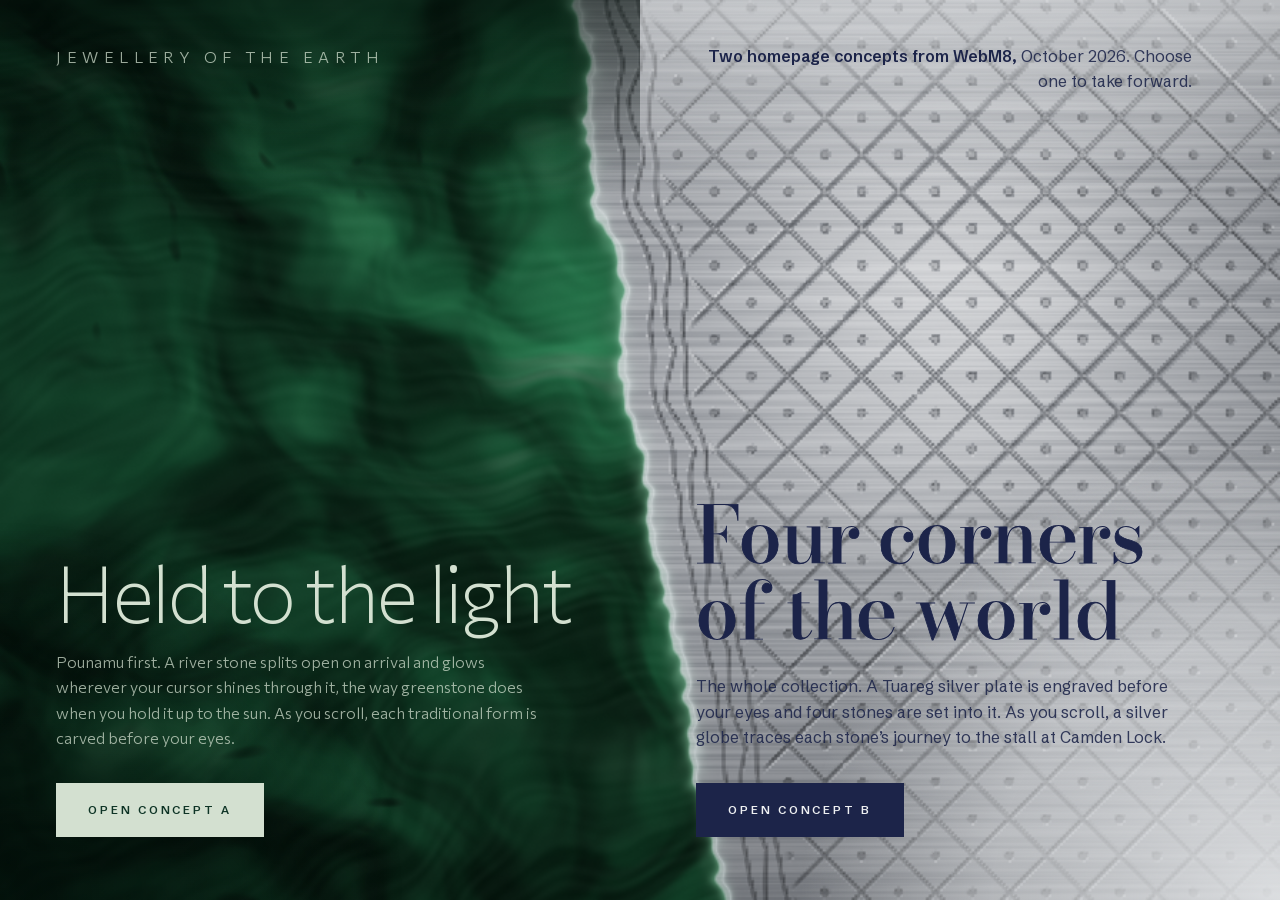
<file: index.html>
<!doctype html>
<html lang="en-GB">
<head>
  <meta charset="utf-8">
  <meta name="viewport" content="width=device-width, initial-scale=1">
  <title>Jewellery of the Earth | Homepage concepts</title>
  <meta name="robots" content="noindex">
  <meta name="theme-color" content="#0E3426">
  <link rel="icon" href="data:image/svg+xml,%3Csvg xmlns='http://www.w3.org/2000/svg' viewBox='0 0 32 32'%3E%3Cpath d='M0 0h19L13 32H0z' fill='%230E3426'/%3E%3Cpath d='M19 0h13v32H13z' fill='%23D6DADF'/%3E%3C/svg%3E">
  <link rel="preload" href="shared/fonts/commissioner-var-latin.woff2" as="font" type="font/woff2" crossorigin>
  <link rel="preload" href="shared/fonts/bodoni-moda-var-latin.woff2" as="font" type="font/woff2" crossorigin>
  <link rel="preload" href="shared/fonts/schibsted-grotesk-var-latin.woff2" as="font" type="font/woff2" crossorigin>
  <link rel="stylesheet" href="shared/fonts/fonts.css">
  <script>
    document.documentElement.classList.add("js");
    // Failsafe: show the words even if the canvas never opens.
    setTimeout(function () { document.documentElement.classList.add("is-open"); }, 4500);
  </script>
  <script src="chooser.js" defer></script>
  <style>
    :root {
      --kawakawa: #0E3426; --inanga: #D3E0D0; --inanga-dim: rgb(211 224 208 / .74); --glow: #8EF0B4; --gold: #C2A46E;
      --silver: #D6DADF; --silver-hi: #EEF0F2; --indigo: #1C2449; --indigo-soft: rgb(28 36 73 / .78);
      --gutter: clamp(20px, 4.4vw, 72px);
      --ease: cubic-bezier(.2, .7, .1, 1);
      --slow: cubic-bezier(.25, .1, .1, 1);
    }
    * { box-sizing: border-box; }
    html, body { margin: 0; height: 100%; }
    body {
      background: #030605; color: var(--inanga);
      font-family: "Schibsted Grotesk", system-ui, sans-serif; -webkit-font-smoothing: antialiased;
      overflow-x: hidden;
    }

    /* One canvas behind both panels: the two materials and the seam between them. */
    #seam { position: fixed; inset: 0; width: 100%; height: 100%; display: block; touch-action: pan-y; }

    .concepts { position: relative; display: flex; min-height: 100vh; min-height: 100svh; }
    .concept {
      position: relative; flex: 1 1 0; min-width: 0; display: flex; flex-direction: column;
      padding: clamp(24px, 3.4vw, 48px) var(--gutter) clamp(36px, 7vh, 80px);
      text-decoration: none; isolation: isolate;
      transition: flex-grow 1.1s var(--ease);
    }
    .concept:hover, .concept:focus-visible { flex-grow: 1.42; }
    .concept:focus-visible { outline: none; }
    .concept:focus-visible .open { outline: 1px solid currentColor; outline-offset: 6px; }

    /* Scrims keep the words legible over the materials. */
    .concept::before { content: ""; position: absolute; inset: 0; z-index: -1; pointer-events: none; transition: opacity 1.8s var(--slow) .6s; }
    .js:not(.is-open) .concept::before { opacity: 0; }
    .a::before { background: radial-gradient(ellipse 90% 60% at 0% 100%, rgb(2 14 9 / .78), transparent 70%), linear-gradient(rgb(2 14 9 / .5), transparent 22%); }
    .b::before { background: radial-gradient(ellipse 100% 68% at 100% 100%, rgb(238 240 242 / .86), rgb(238 240 242 / .5) 45%, transparent 75%), linear-gradient(rgb(238 240 242 / .55), transparent 22%); }

    .concept__top { display: flex; align-items: baseline; justify-content: space-between; gap: 16px; margin-bottom: auto; font-size: .8125rem; line-height: 1.5; }
    .wordmark { margin: 0; font-size: .75rem; font-weight: 500; letter-spacing: .34em; text-transform: uppercase; color: var(--inanga); }
    .brief { margin: 0 0 0 auto; max-width: 22rem; text-align: right; color: var(--indigo-soft); }
    .brief strong { font-weight: 600; color: var(--indigo); }

    .concept__text { display: grid; justify-items: start; gap: 18px; max-width: 34rem; padding-top: 18vh; }
    .b .concept__text { margin-left: auto; }
    .concept h2 { margin: 0; line-height: .98; text-wrap: balance; }
    .concept p { margin: 0; max-width: 31em; line-height: 1.6; font-size: 1rem; text-wrap: pretty; }
    .open {
      display: inline-flex; align-items: center; min-height: 54px; padding: 0 32px; margin-top: 14px;
      font-size: .72rem; font-weight: 600; letter-spacing: .24em; text-transform: uppercase;
      transition: background-color .6s var(--slow), color .6s var(--slow);
    }

    /* A: Commissioner, carved (FLAR) once the seam opens. */
    .a { color: var(--inanga); }
    .a h2 {
      font-family: "Commissioner", sans-serif; font-weight: 200; letter-spacing: -.035em;
      font-size: clamp(2.8rem, 1.2rem + 4.6vw, 6.4rem); font-variation-settings: "FLAR" 100, "VOLM" 0;
    }
    .a p { color: var(--inanga-dim); font-family: "Commissioner", sans-serif; font-weight: 330; }
    .a .open { background: var(--inanga); color: var(--kawakawa); }
    .a:hover .open, .a:focus-visible .open { background: var(--gold); }

    /* B: Bodoni Moda, engraved in outline then inked. */
    .b { color: var(--indigo); }
    .b h2 {
      font-family: "Bodoni Moda", serif; font-weight: 500; letter-spacing: -.015em;
      font-size: clamp(2.8rem, 1.2rem + 4.6vw, 6.4rem); font-variation-settings: "opsz" 72;
    }
    .b p { color: rgb(28 36 73 / .88); }
    .b .open { background: var(--indigo); color: var(--silver-hi); }
    .b:hover .open, .b:focus-visible .open { background: #2b3870; }

    /* The other concept steps back while one is chosen. */
    .concepts:hover .concept:not(:hover) .concept__text { opacity: .5; }
    .concept__text { transition: opacity .8s var(--slow); }

    /* Arrival: the words come in once the seam has opened. A's title is
       carved (FLAR), B's is engraved in outline and then inked. */
    .a h2 { transition: opacity 1.2s var(--slow) .2s, font-variation-settings 2.8s var(--slow) .5s, letter-spacing 2.8s var(--slow) .3s; }
    .js .b h2 {
      color: transparent; padding-bottom: .08em; -webkit-text-stroke: .8px transparent;
      background: linear-gradient(var(--indigo), var(--indigo)) 0 0 / 100% 100% no-repeat;
      -webkit-background-clip: text; background-clip: text;
      transition: opacity .6s var(--slow) .2s, background-size 2s cubic-bezier(.6, 0, .2, 1) .9s, -webkit-text-stroke-color 1.2s var(--slow) 2.7s;
    }
    .concept p { transition: opacity 1.4s var(--slow) 1.1s; }
    .open { transition: opacity 1.4s var(--slow) 1.4s, background-color .6s var(--slow), color .6s var(--slow); }
    .concept__top { transition: opacity 1.6s var(--slow) 1.6s; }
    .js:not(.is-open) .a h2 { opacity: 0; font-variation-settings: "FLAR" 0, "VOLM" 0; letter-spacing: .01em; }
    .js:not(.is-open) .b h2 { opacity: 0; background-size: 0% 100%; -webkit-text-stroke-color: var(--indigo); }
    .js:not(.is-open) .concept p, .js:not(.is-open) .open, .js:not(.is-open) .concept__top { opacity: 0; }

    /* Without WebGL each panel paints its own material. */
    .no-gl #seam { display: none; }
    .no-gl .a, html:not(.js) .a {
      background:
        radial-gradient(circle at 68% 34%, rgb(142 240 180 / .5), transparent 28%),
        radial-gradient(ellipse 60% 50% at 70% 36%, #2f7a52 0%, #164a34 45%, transparent 75%),
        var(--kawakawa);
    }
    .no-gl .b, html:not(.js) .b {
      background:
        repeating-linear-gradient(135deg, transparent 0 18px, rgb(28 36 73 / .07) 18px 19px),
        repeating-linear-gradient(45deg, transparent 0 18px, rgb(28 36 73 / .07) 18px 19px),
        linear-gradient(160deg, #eef0f2, #c3c8ce 60%, #e2e5e8);
    }

    @media (max-width: 760px) {
      .concepts { flex-direction: column; }
      .concept { min-height: 50svh; padding-top: 22px; padding-bottom: 32px; }
      .concept__text { padding-top: 28px; }
      .concept:hover, .concept:focus-visible { flex-grow: 1.18; }
      .a::before { background: linear-gradient(to top, rgb(2 14 9 / .8), transparent 70%), linear-gradient(rgb(2 14 9 / .55), transparent 30%); }
      .b::before { background: linear-gradient(to top, rgb(238 240 242 / .86), rgb(238 240 242 / .55) 75%, rgb(238 240 242 / .2)); }
      .b .concept__top { order: 2; margin: 28px 0 0; }
      .b .concept__text { margin-left: 0; margin-top: auto; }
      .brief { text-align: left; margin: 0; }
      .concept p { font-size: .9375rem; }
    }
    @media (prefers-reduced-motion: reduce) {
      *, *::before, *::after { animation-duration: 0s !important; animation-delay: 0s !important; transition-duration: 0s !important; transition-delay: 0s !important; }
    }
  </style>
</head>
<body>
  <canvas id="seam" aria-hidden="true"></canvas>
  <main class="concepts">
    <a class="concept a" href="design-a/">
      <div class="concept__top"><p class="wordmark">Jewellery of the Earth</p></div>
      <div class="concept__text">
        <h2>Held to the light</h2>
        <p>Pounamu first. A river stone splits open on arrival and glows wherever your cursor shines through it, the way greenstone does when you hold it up to the sun. As you scroll, each traditional form is carved before your eyes.</p>
        <span class="open">Open concept A</span>
      </div>
    </a>
    <a class="concept b" href="design-b/">
      <div class="concept__top"><p class="brief"><strong>Two homepage concepts from WebM8,</strong> October 2026. Choose one to take forward.</p></div>
      <div class="concept__text">
        <h2>Four corners of the world</h2>
        <p>The whole collection. A Tuareg silver plate is engraved before your eyes and four stones are set into it. As you scroll, a silver globe traces each stone’s journey to the stall at Camden Lock.</p>
        <span class="open">Open concept B</span>
      </div>
    </a>
  </main>
</body>
</html>
</file>
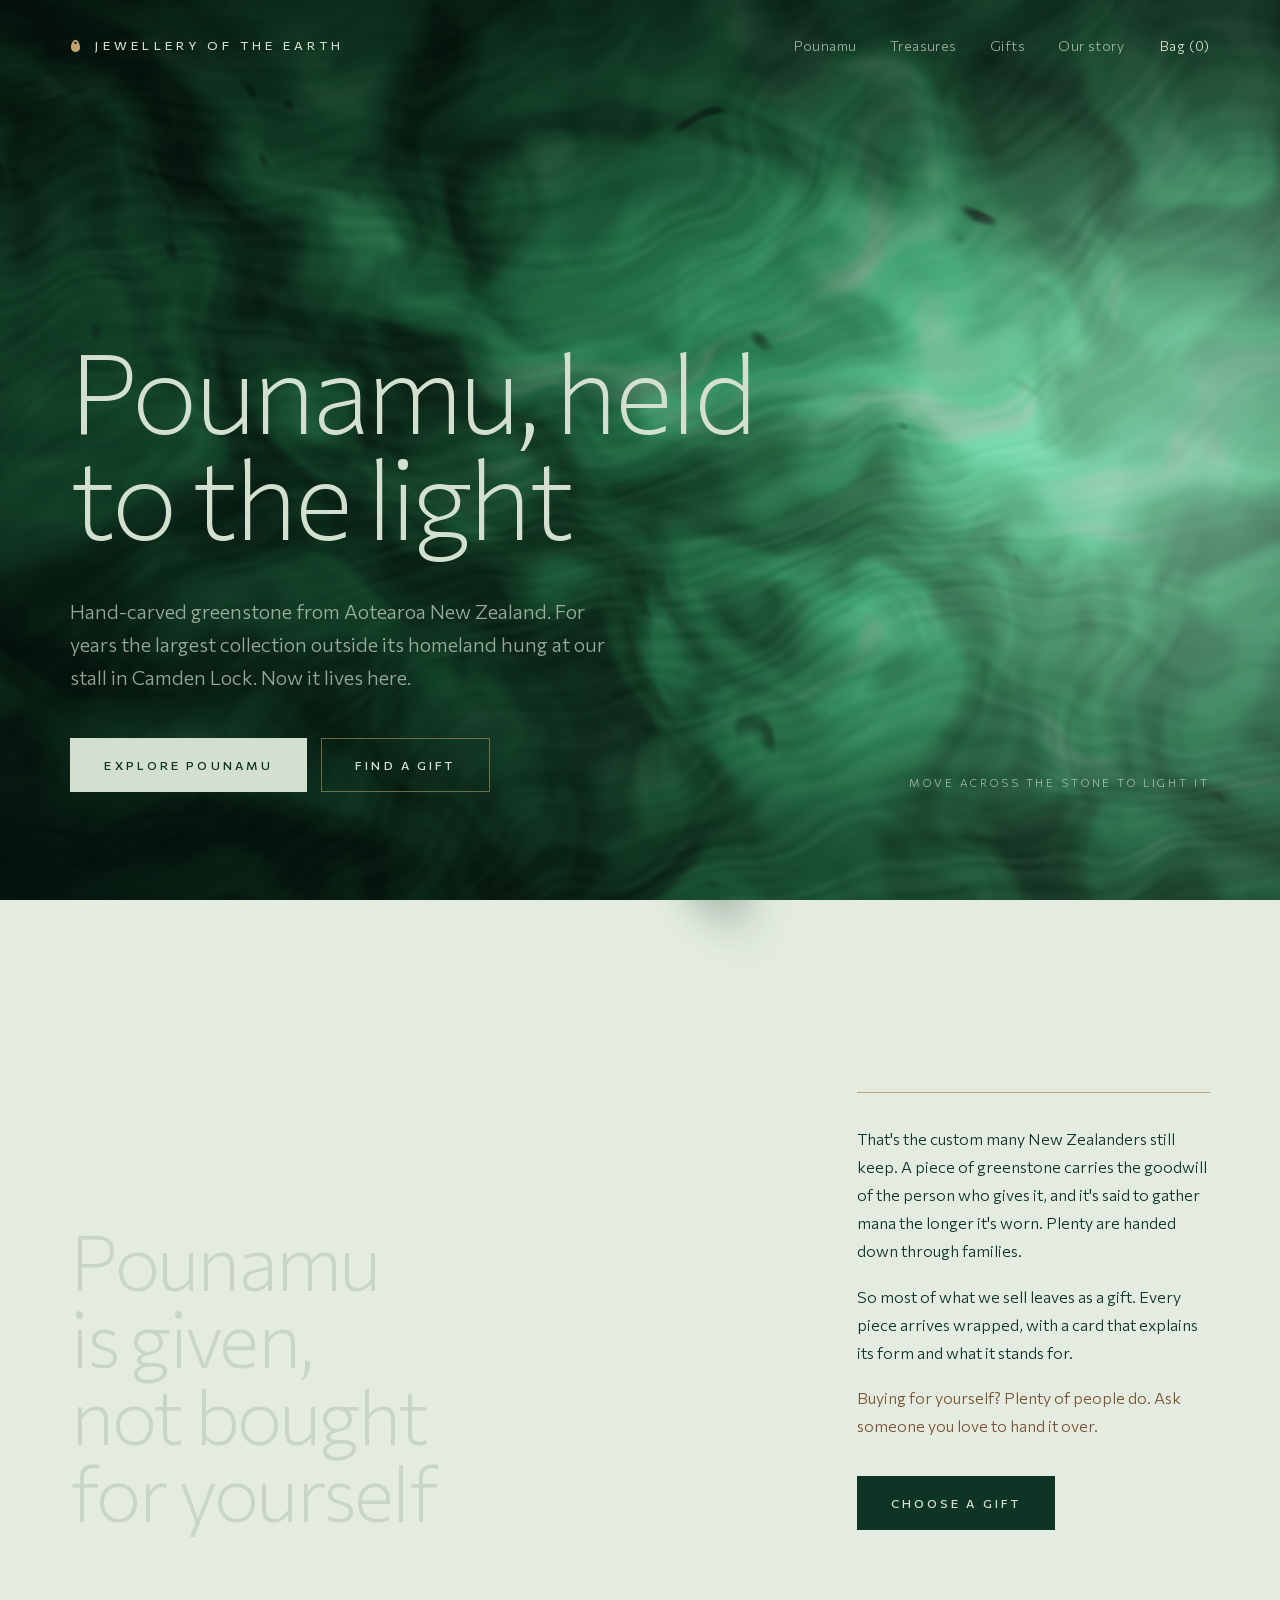
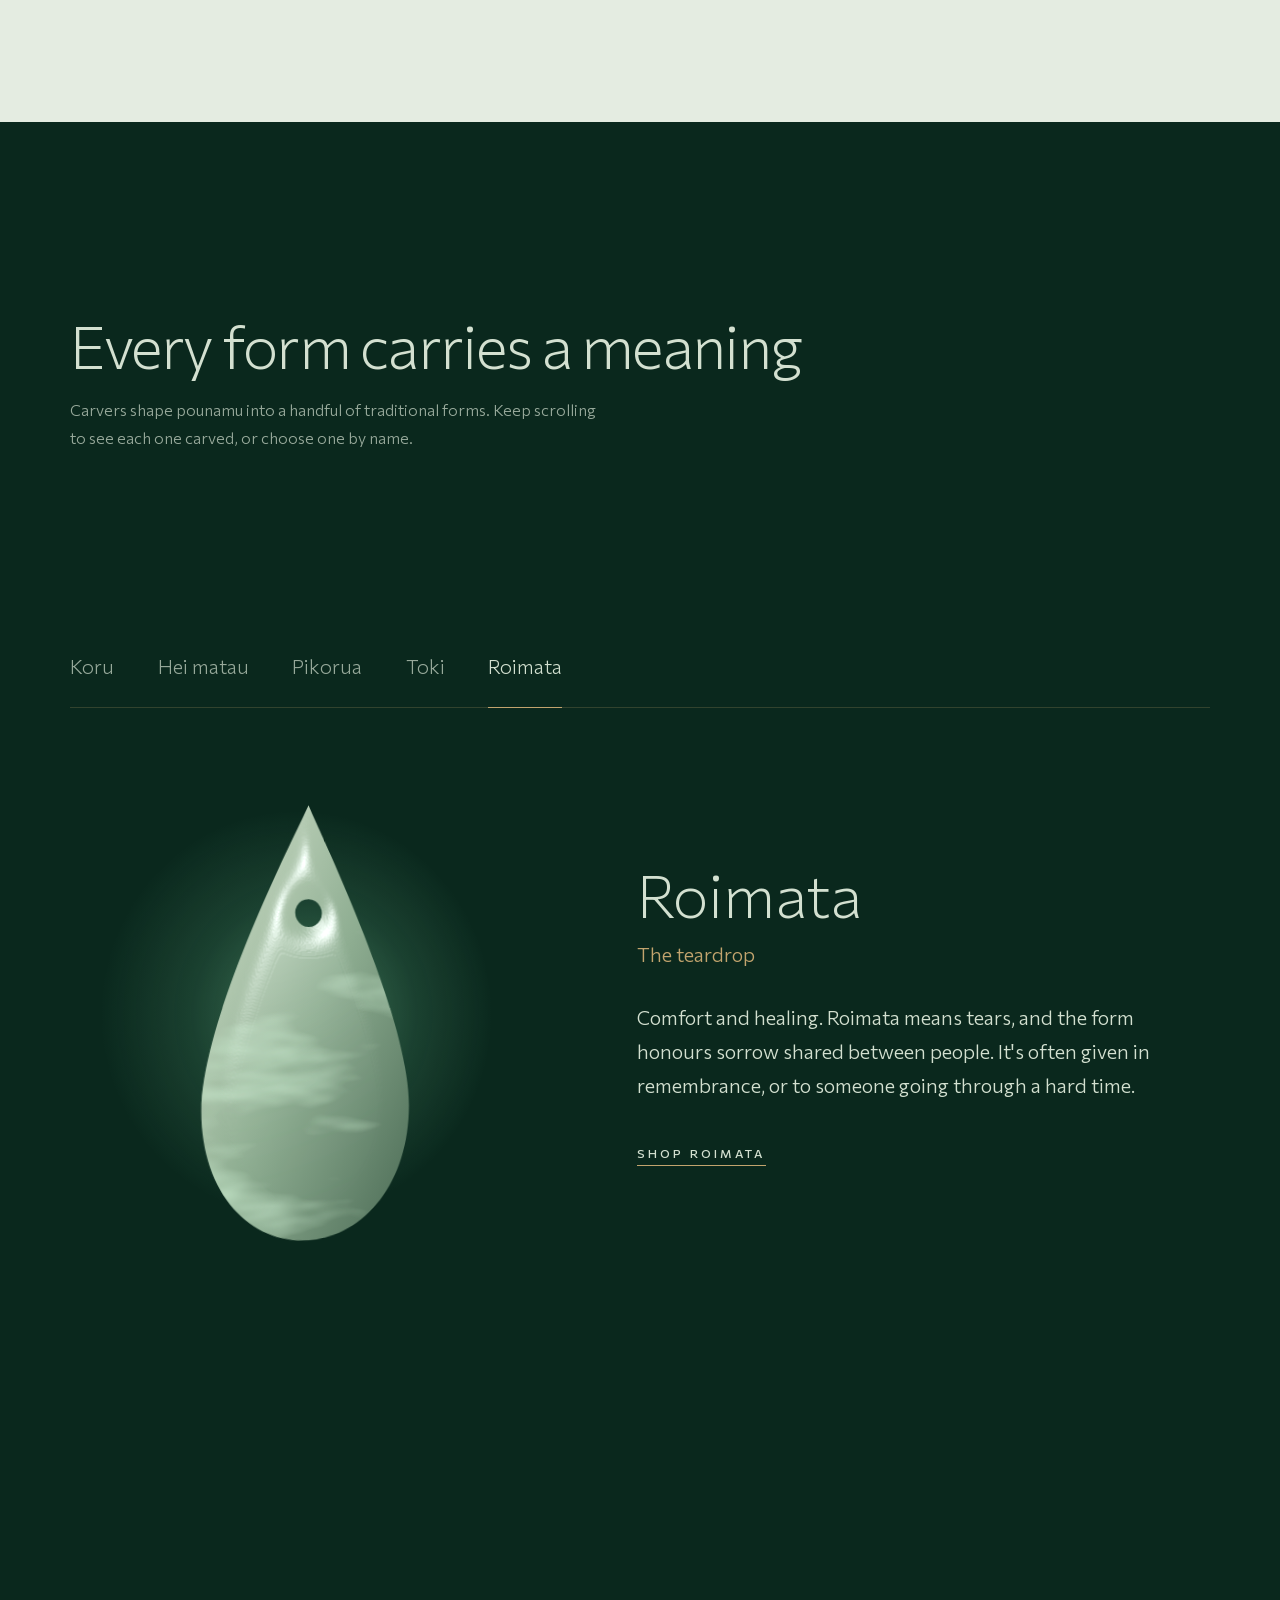
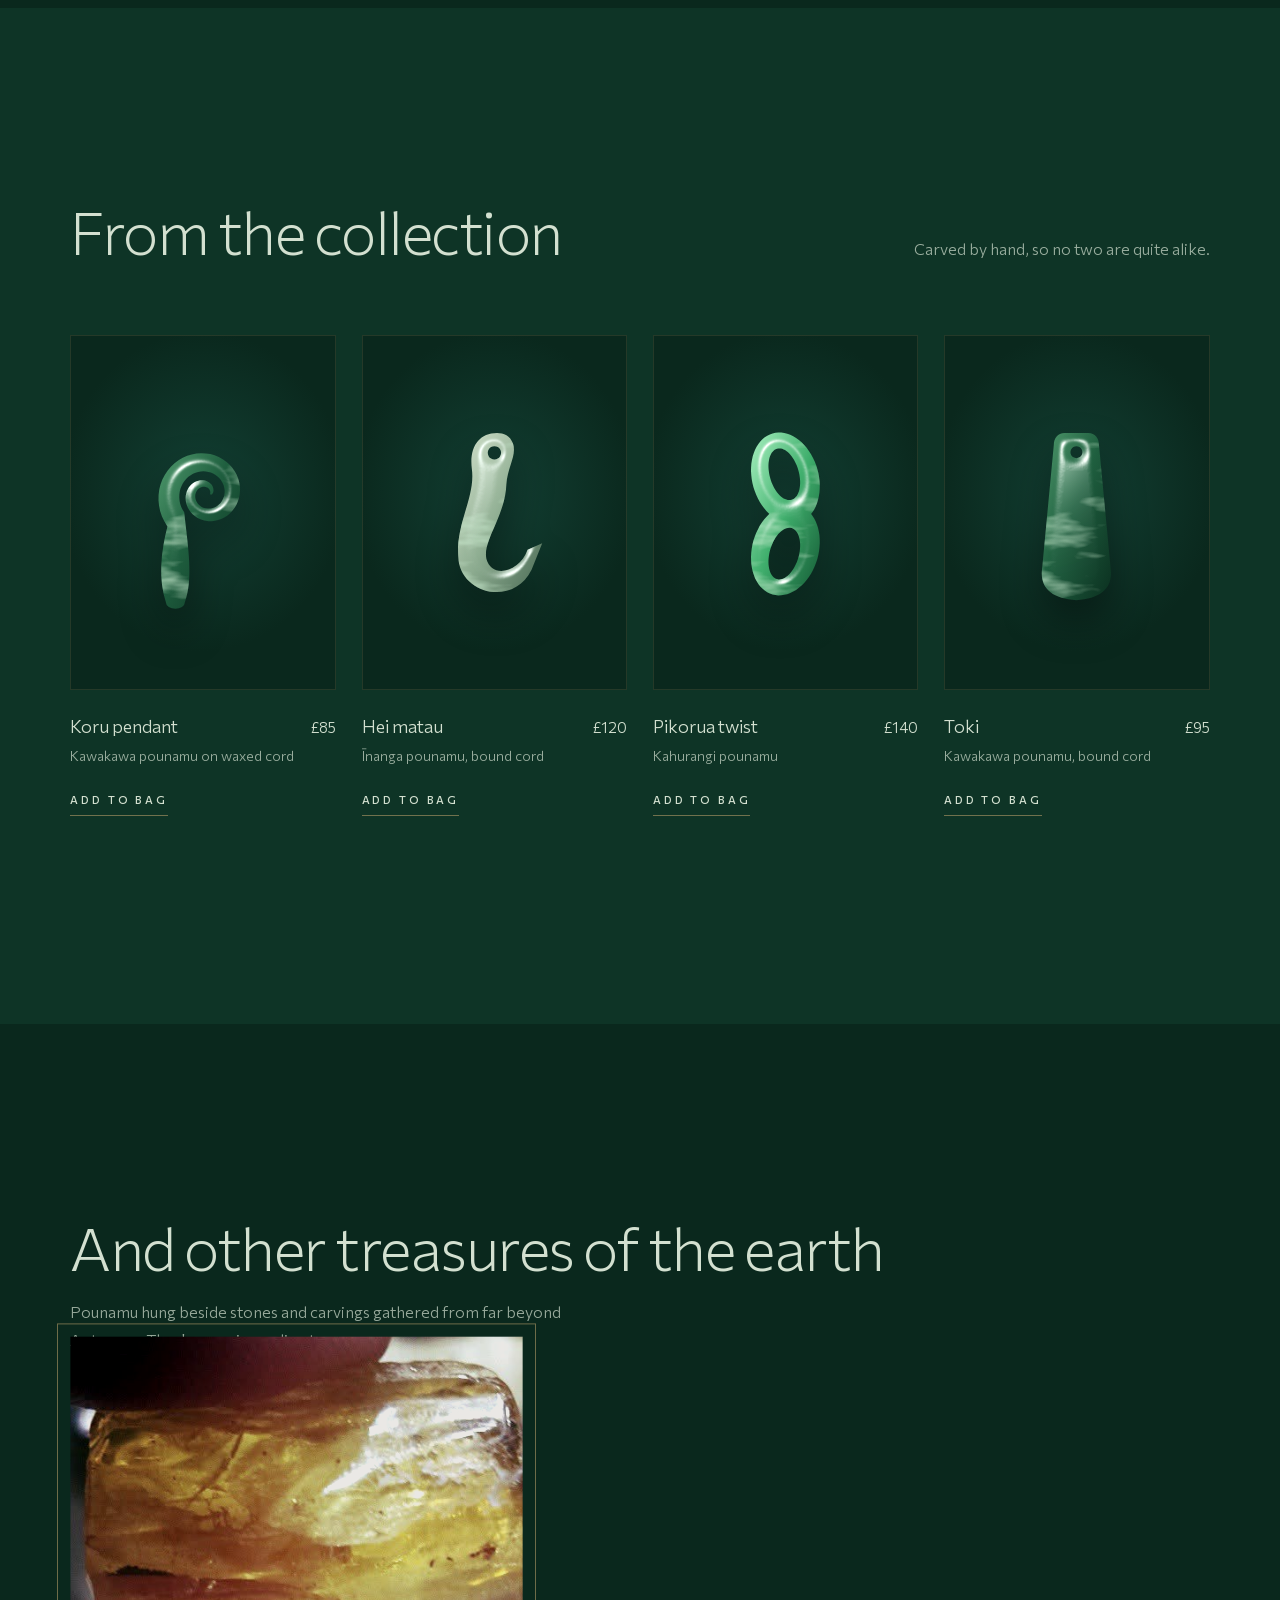
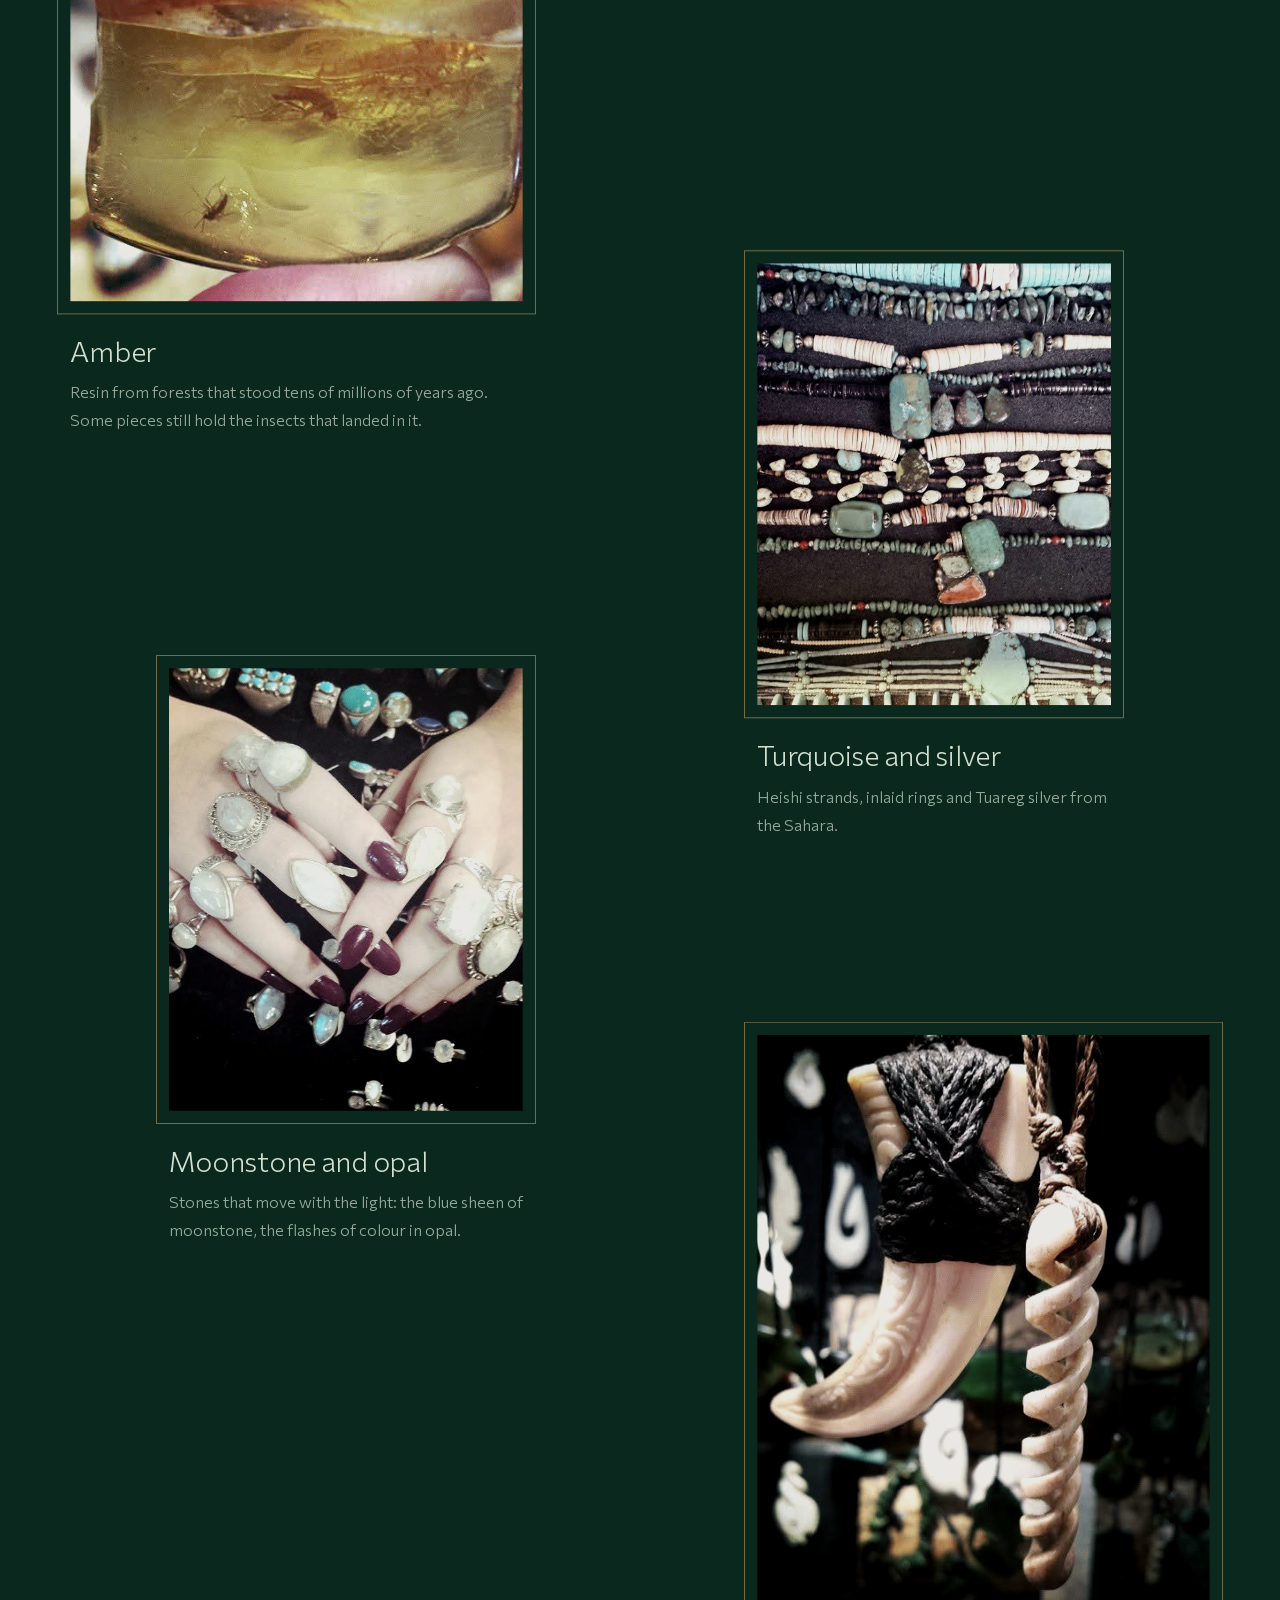
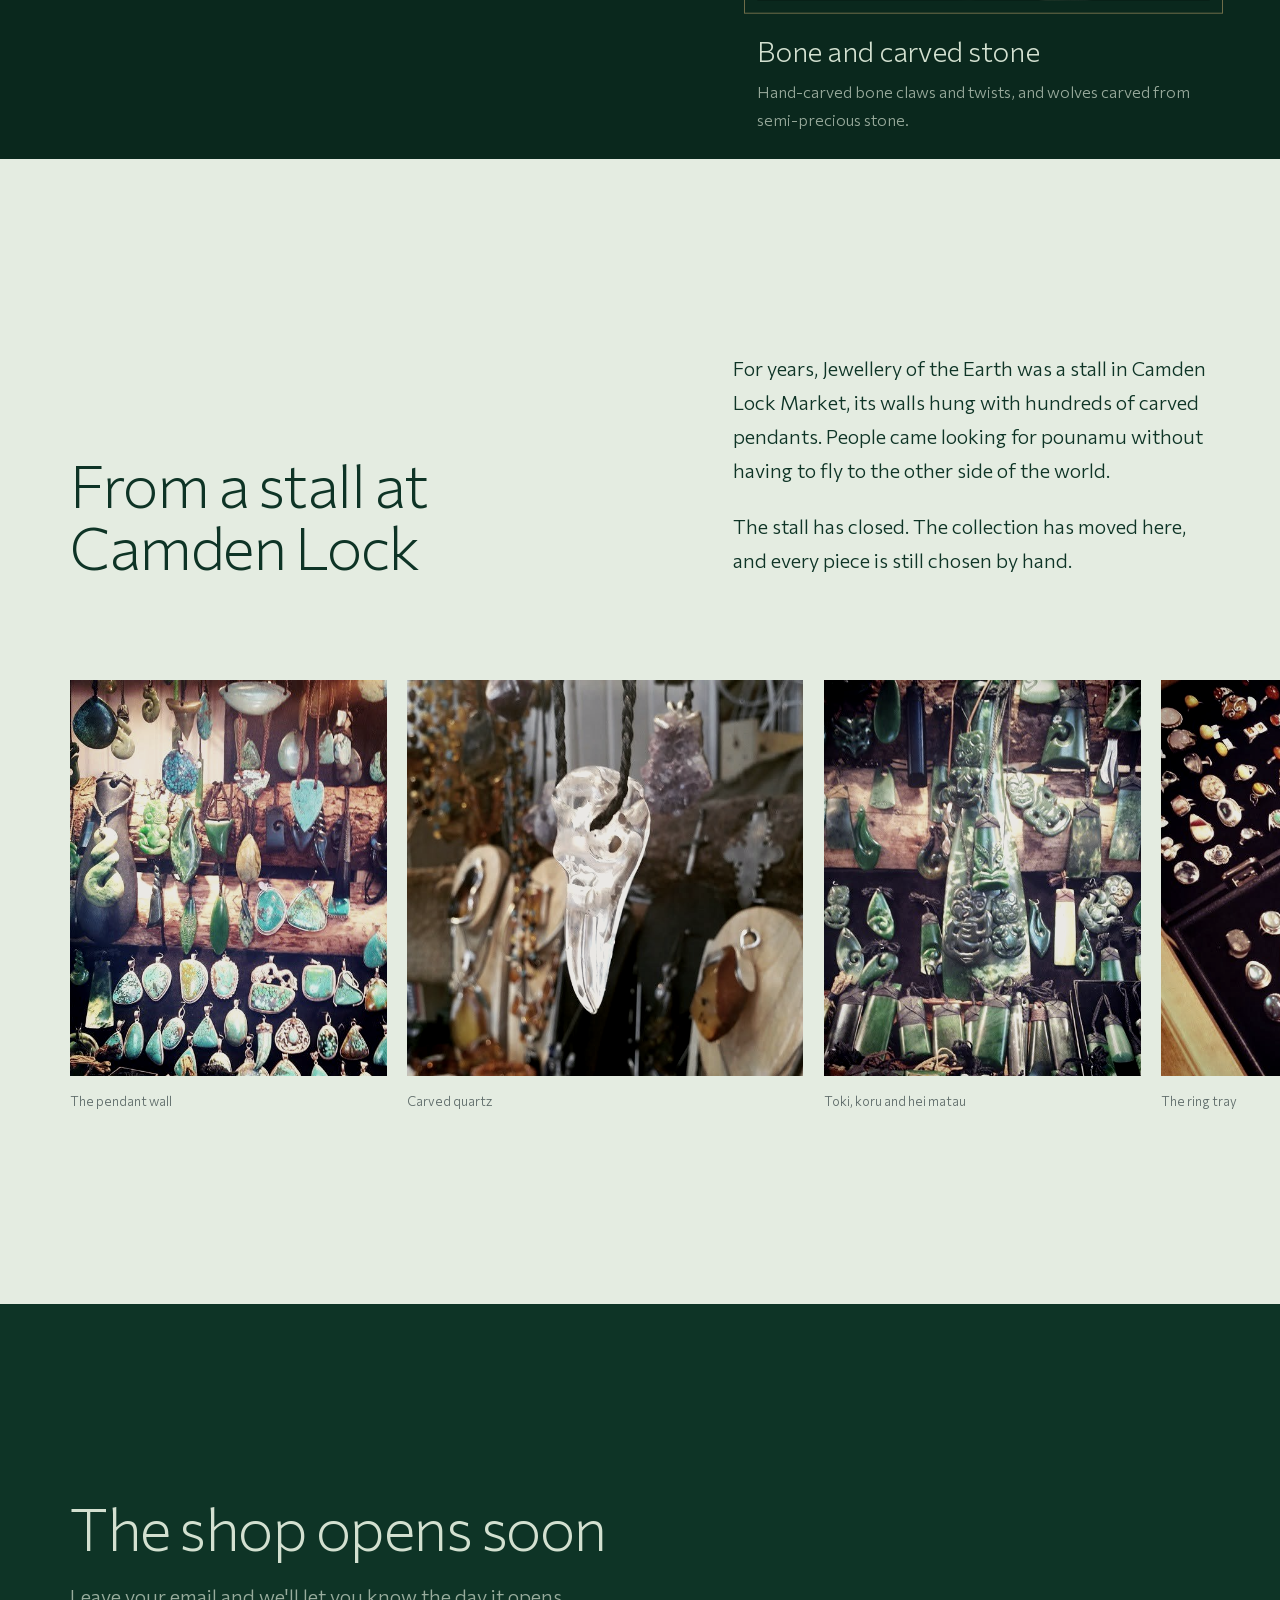
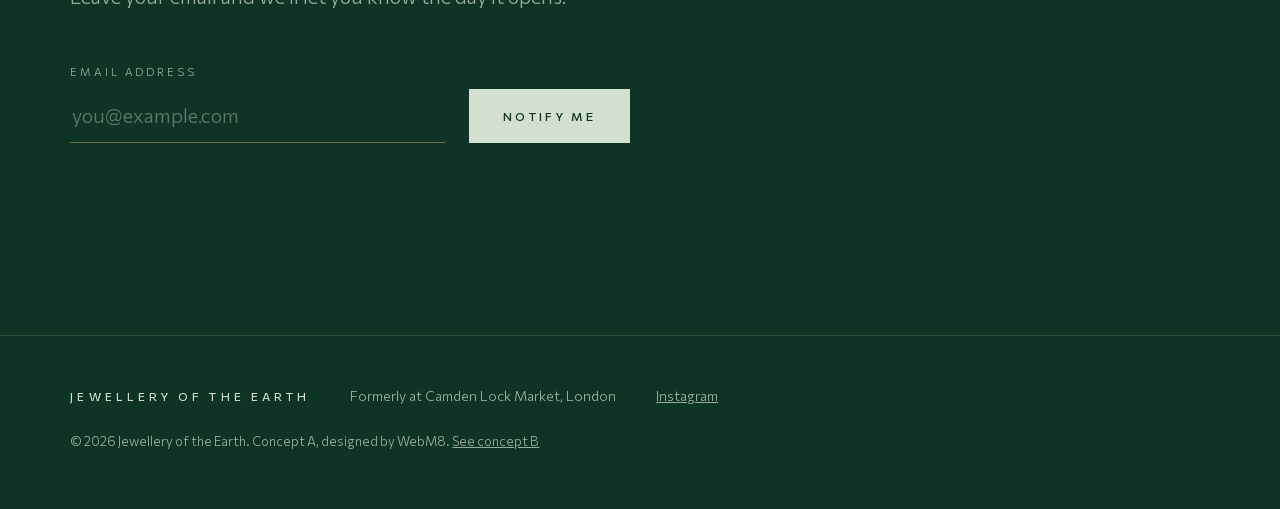
<file: design-a/index.html>
<!doctype html>
<html lang="en-GB">
<head>
  <meta charset="utf-8">
  <meta name="viewport" content="width=device-width, initial-scale=1">
  <title>Jewellery of the Earth | Hand-carved pounamu</title>
  <meta name="description" content="Hand-carved pounamu from Aotearoa New Zealand, with amber, turquoise, opal and carved bone. Formerly at Camden Lock Market, London.">
  <meta name="robots" content="noindex">
  <meta name="theme-color" content="#0E3426">
  <link rel="icon" href="data:image/svg+xml,%3Csvg xmlns='http://www.w3.org/2000/svg' viewBox='0 0 32 32'%3E%3Cpath d='M16 3c6 0 10 8 10 15a10 10 0 0 1-20 0C6 11 10 3 16 3z' fill='%232F7A52'/%3E%3Ccircle cx='16' cy='9' r='2.4' fill='%230E3426'/%3E%3C/svg%3E">
  <link rel="preload" href="../shared/fonts/commissioner-var-latin.woff2" as="font" type="font/woff2" crossorigin>
  <link rel="stylesheet" href="../shared/fonts/fonts.css">
  <link rel="stylesheet" href="style.css">
  <script>document.documentElement.classList.add("js");</script>
  <script src="../shared/motion.js" defer></script>
  <script src="hero.js" defer></script>
  <script src="main.js" defer></script>
  <script src="scroll.js" defer></script>
</head>
<body>
  <a class="skip" href="#main">Skip to content</a>

  <!-- Shared shapes: traditional pounamu forms, drawn on a 200 × 300 grid. -->
  <svg class="sprite" aria-hidden="true" focusable="false">
    <defs>
      <linearGradient id="fill-kawakawa" x1="0" y1="0" x2="1" y2="1">
        <stop offset="0" stop-color="#4f9a6d"/>
        <stop offset=".45" stop-color="#1f5f3f"/>
        <stop offset="1" stop-color="#0b3020"/>
      </linearGradient>
      <linearGradient id="fill-inanga" x1="0" y1="0" x2="1" y2="1">
        <stop offset="0" stop-color="#d6e4cf"/>
        <stop offset=".5" stop-color="#8fae92"/>
        <stop offset="1" stop-color="#4b6b55"/>
      </linearGradient>
      <linearGradient id="fill-kahurangi" x1="0" y1="0" x2="1" y2="1">
        <stop offset="0" stop-color="#a6f0bf"/>
        <stop offset=".5" stop-color="#3fae6c"/>
        <stop offset="1" stop-color="#145a35"/>
      </linearGradient>
      <radialGradient id="fill-glow" cx=".46" cy=".42" r=".62">
        <stop offset="0" stop-color="#EFFFF4"/>
        <stop offset=".3" stop-color="#8EF0B4"/>
        <stop offset=".75" stop-color="#3FAE6C" stop-opacity=".35"/>
        <stop offset="1" stop-color="#145A35" stop-opacity="0"/>
      </radialGradient>
      <filter id="jade" x="-5%" y="-5%" width="110%" height="110%" color-interpolation-filters="sRGB">
        <feTurbulence type="fractalNoise" baseFrequency="0.008 0.024" numOctaves="4" seed="11" result="noise"/>
        <feColorMatrix in="noise" type="matrix" values="0 0 0 0 .8  0 0 0 0 .93  0 0 0 0 .82  0 0 0 3 -1.62" result="cloud"/>
        <feComposite in="cloud" in2="SourceGraphic" operator="in" result="cloudIn"/>
        <feGaussianBlur in="SourceAlpha" stdDeviation="8" result="soft"/>
        <feSpecularLighting in="soft" surfaceScale="8" specularConstant="1.1" specularExponent="40" lighting-color="#f2fff6" result="spec">
          <fePointLight x="30" y="10" z="190"/>
        </feSpecularLighting>
        <feComposite in="spec" in2="SourceGraphic" operator="in" result="specIn"/>
        <feMerge>
          <feMergeNode in="SourceGraphic"/>
          <feMergeNode in="cloudIn"/>
          <feMergeNode in="specIn"/>
        </feMerge>
      </filter>
    </defs>
    <symbol id="f-koru" viewBox="0 0 200 300">
      <path fill-rule="evenodd" d="M 43.8 286 C 31.8 250, 35.8 210, 45.8 170.9 L 41.3 163.6 L 37.6 155.9 L 34.9 147.9 L 33.2 139.8 L 32.4 131.6 L 32.5 123.4 L 33.5 115.4 L 35.4 107.6 L 38.2 100.2 L 41.8 93.2 L 46.0 86.8 L 51.0 80.9 L 56.5 75.7 L 62.5 71.2 L 68.9 67.5 L 75.6 64.5 L 82.5 62.4 L 89.5 61.1 L 96.6 60.6 L 103.6 60.9 L 110.4 61.9 L 117.0 63.8 L 123.2 66.3 L 129.1 69.5 L 134.4 73.3 L 139.3 77.6 L 143.5 82.4 L 147.2 87.6 L 150.1 93.1 L 152.4 98.8 L 154.0 104.7 L 155.0 110.6 L 155.2 116.5 L 154.7 122.3 L 153.6 127.9 L 151.9 133.3 L 149.6 138.4 L 146.8 143.1 L 143.6 147.4 L 139.9 151.2 L 135.8 154.6 L 131.5 157.4 L 126.9 159.6 L 122.2 161.3 L 117.4 162.4 L 112.6 162.9 L 107.9 162.9 L 103.3 162.3 L 98.8 161.2 L 94.6 159.7 L 90.7 157.7 L 87.1 155.3 L 83.8 152.6 L 81.0 149.5 L 78.6 146.2 L 76.6 142.8 L 75.1 139.1 L 74.0 135.5 L 73.4 131.8 L 73.2 128.1 L 73.4 124.5 L 74.1 121.1 L 75.1 117.8 L 76.5 114.8 L 78.2 112.0 L 80.1 109.5 L 82.3 107.3 L 84.7 105.4 L 87.2 103.9 L 89.8 102.7 L 92.4 101.9 L 95.1 101.4 L 97.7 101.2 L 100.2 101.3 L 102.6 101.8 L 104.8 102.5 L 106.9 103.4 L 108.8 104.6 L 110.5 106.0 L 111.9 107.4 L 113.0 109.0 L 114.0 110.7 L 114.6 112.4 L 115.0 114.1 L 115.2 115.7 L 115.2 117.3 L 114.9 118.8 L 114.5 120.2 L 113.8 121.4 L 113.1 122.5 A 3 3 0 0 1 110.1 122.3 L 110.2 121.6 L 110.3 120.9 L 110.4 120.1 L 110.4 119.3 L 110.3 118.5 L 110.2 117.6 L 109.9 116.7 L 109.4 115.8 L 108.9 115.0 L 108.2 114.2 L 107.5 113.4 L 106.6 112.7 L 105.6 112.1 L 104.4 111.7 L 103.3 111.3 L 102.0 111.1 L 100.7 111.0 L 99.3 111.1 L 97.9 111.4 L 96.5 111.8 L 95.1 112.5 L 93.8 113.3 L 92.6 114.2 L 91.4 115.4 L 90.4 116.7 L 89.5 118.2 L 88.8 119.8 L 88.2 121.5 L 87.8 123.3 L 87.7 125.2 L 87.8 127.2 L 88.1 129.1 L 88.6 131.1 L 89.4 133.0 L 90.5 134.9 L 91.7 136.7 L 93.2 138.3 L 95.0 139.8 L 96.9 141.1 L 99.0 142.2 L 101.2 143.0 L 103.6 143.6 L 106.1 144.0 L 108.6 144.0 L 111.2 143.7 L 113.8 143.2 L 116.4 142.3 L 118.9 141.1 L 121.2 139.6 L 123.4 137.8 L 125.5 135.8 L 127.3 133.5 L 128.8 130.9 L 130.1 128.2 L 131.1 125.2 L 131.7 122.2 L 132.0 119.0 L 131.9 115.7 L 131.4 112.5 L 130.6 109.3 L 129.3 106.1 L 127.7 103.1 L 125.8 100.2 L 123.4 97.6 L 120.8 95.1 L 117.8 93.0 L 114.6 91.2 L 111.2 89.8 L 107.5 88.7 L 103.8 88.1 L 99.9 87.9 L 96.0 88.1 L 92.0 88.8 L 88.2 90.0 L 84.4 91.6 L 80.8 93.7 L 77.4 96.1 L 74.3 99.0 L 71.5 102.3 L 69.1 105.9 L 67.1 109.8 L 65.5 113.9 L 64.4 118.3 L 63.8 122.8 L 63.7 127.4 L 64.1 132.0 L 65.0 136.6 L 66.5 141.1 L 68.5 145.5 L 71.1 149.6 C 77.1 205, 85.1 250, 71.8 286 A 14 9 0 0 1 43.8 286 Z"/>
    </symbol>
    <symbol id="f-hei-matau" viewBox="0 0 200 300">
      <path fill-rule="evenodd" d="M 104 30 C 76 30, 62 52, 66 84 C 72 128, 40 168, 46 222 C 52 272, 128 292, 156 236 L 172 196 L 150 206 C 138 240, 96 250, 88 220 C 82 192, 116 156, 118 108 C 120 80, 134 64, 128 46 C 124 34, 114 30, 104 30 Z M 100 50 A 10 10 0 1 0 100.1 50 Z"/>
    </symbol>
    <symbol id="f-pikorua" viewBox="0 0 200 300">
      <path fill-rule="nonzero" d="M 148.1 84.2 L 149.6 90.1 L 150.7 96.1 L 151.4 102.1 L 151.8 108.1 L 151.7 113.9 L 151.3 119.7 L 150.4 125.3 L 149.2 130.7 L 147.6 135.8 L 145.7 140.7 L 143.4 145.2 L 140.7 149.4 L 137.8 153.2 L 134.6 156.5 L 131.1 159.4 L 127.3 161.9 L 123.4 163.8 L 119.3 165.3 L 115.0 166.2 L 110.7 166.7 L 106.2 166.6 L 101.7 165.9 L 97.2 164.8 L 92.7 163.2 L 88.2 161.0 L 83.9 158.4 L 79.7 155.3 L 75.6 151.8 L 71.7 147.9 L 68.0 143.6 L 64.6 138.9 L 61.4 134.0 L 58.6 128.7 L 56.0 123.3 L 53.8 117.6 L 51.9 111.8 L 50.4 105.9 L 49.3 99.9 L 48.6 93.9 L 48.2 87.9 L 48.3 82.1 L 48.7 76.3 L 49.6 70.7 L 50.8 65.3 L 52.4 60.2 L 54.3 55.3 L 56.6 50.8 L 59.3 46.6 L 62.2 42.8 L 65.4 39.5 L 68.9 36.6 L 72.7 34.1 L 76.6 32.2 L 80.7 30.7 L 85.0 29.8 L 89.3 29.3 L 93.8 29.4 L 98.3 30.1 L 102.8 31.2 L 107.3 32.8 L 111.8 35.0 L 116.1 37.6 L 120.3 40.7 L 124.4 44.2 L 128.3 48.1 L 132.0 52.4 L 135.4 57.1 L 138.6 62.0 L 141.4 67.3 L 144.0 72.7 L 146.2 78.4 Z M 119.5 86.2 L 118.5 82.8 L 117.3 79.6 L 115.9 76.4 L 114.4 73.4 L 112.9 70.5 L 111.1 67.8 L 109.3 65.2 L 107.5 62.9 L 105.5 60.8 L 103.5 58.9 L 101.4 57.3 L 99.4 55.9 L 97.3 54.8 L 95.2 54.0 L 93.2 53.5 L 91.2 53.3 L 89.2 53.4 L 87.3 53.8 L 85.5 54.5 L 83.8 55.4 L 82.2 56.7 L 80.8 58.2 L 79.4 59.9 L 78.2 62.0 L 77.2 64.2 L 76.3 66.7 L 75.6 69.3 L 75.1 72.2 L 74.7 75.1 L 74.5 78.3 L 74.5 81.5 L 74.7 84.8 L 75.1 88.1 L 75.6 91.5 L 76.3 94.9 L 77.2 98.3 L 78.2 101.6 L 79.4 104.9 L 80.8 108.0 L 82.2 111.1 L 83.8 114.0 L 85.5 116.7 L 87.3 119.3 L 89.2 121.6 L 91.2 123.7 L 93.2 125.6 L 95.2 127.2 L 97.3 128.6 L 99.4 129.6 L 101.5 130.4 L 103.5 130.9 L 105.5 131.2 L 107.5 131.1 L 109.4 130.7 L 111.2 130.0 L 112.9 129.0 L 114.5 127.8 L 115.9 126.3 L 117.3 124.5 L 118.5 122.5 L 119.5 120.3 L 120.4 117.8 L 121.1 115.1 L 121.6 112.3 L 122.0 109.3 L 122.2 106.2 L 122.2 103.0 L 122.0 99.7 L 121.6 96.3 L 121.1 92.9 L 120.4 89.5 Z M 148.1 219.8 L 146.2 225.6 L 144.0 231.3 L 141.4 236.7 L 138.6 242.0 L 135.4 246.9 L 132.0 251.6 L 128.3 255.9 L 124.4 259.8 L 120.3 263.3 L 116.1 266.4 L 111.8 269.0 L 107.3 271.2 L 102.8 272.8 L 98.3 273.9 L 93.8 274.6 L 89.3 274.7 L 85.0 274.2 L 80.7 273.3 L 76.6 271.8 L 72.7 269.9 L 68.9 267.4 L 65.4 264.5 L 62.2 261.2 L 59.3 257.4 L 56.6 253.2 L 54.3 248.7 L 52.4 243.8 L 50.8 238.7 L 49.6 233.3 L 48.7 227.7 L 48.3 221.9 L 48.2 216.1 L 48.6 210.1 L 49.3 204.1 L 50.4 198.1 L 51.9 192.2 L 53.8 186.4 L 56.0 180.7 L 58.6 175.3 L 61.4 170.0 L 64.6 165.1 L 68.0 160.4 L 71.7 156.1 L 75.6 152.2 L 79.7 148.7 L 83.9 145.6 L 88.2 143.0 L 92.7 140.8 L 97.2 139.2 L 101.7 138.1 L 106.2 137.4 L 110.7 137.3 L 115.0 137.8 L 119.3 138.7 L 123.4 140.2 L 127.3 142.1 L 131.1 144.6 L 134.6 147.5 L 137.8 150.8 L 140.7 154.6 L 143.4 158.8 L 145.7 163.3 L 147.6 168.2 L 149.2 173.3 L 150.4 178.7 L 151.3 184.3 L 151.7 190.1 L 151.8 195.9 L 151.4 201.9 L 150.7 207.9 L 149.6 213.9 Z M 119.5 217.8 L 120.4 214.5 L 121.1 211.1 L 121.6 207.7 L 122.0 204.3 L 122.2 201.0 L 122.2 197.8 L 122.0 194.7 L 121.6 191.7 L 121.1 188.9 L 120.4 186.2 L 119.5 183.7 L 118.5 181.5 L 117.3 179.5 L 115.9 177.7 L 114.5 176.2 L 112.9 175.0 L 111.2 174.0 L 109.4 173.3 L 107.5 172.9 L 105.5 172.8 L 103.5 173.1 L 101.5 173.6 L 99.4 174.4 L 97.3 175.4 L 95.2 176.8 L 93.2 178.4 L 91.2 180.3 L 89.2 182.4 L 87.3 184.7 L 85.5 187.3 L 83.8 190.0 L 82.2 192.9 L 80.8 196.0 L 79.4 199.1 L 78.2 202.4 L 77.2 205.7 L 76.3 209.1 L 75.6 212.5 L 75.1 215.9 L 74.7 219.2 L 74.5 222.5 L 74.5 225.7 L 74.7 228.9 L 75.1 231.8 L 75.6 234.7 L 76.3 237.3 L 77.2 239.8 L 78.2 242.0 L 79.4 244.1 L 80.8 245.8 L 82.2 247.3 L 83.8 248.6 L 85.5 249.5 L 87.3 250.2 L 89.2 250.6 L 91.2 250.7 L 93.2 250.5 L 95.2 250.0 L 97.3 249.2 L 99.4 248.1 L 101.4 246.7 L 103.5 245.1 L 105.5 243.2 L 107.5 241.1 L 109.3 238.8 L 111.1 236.2 L 112.9 233.5 L 114.4 230.6 L 115.9 227.6 L 117.3 224.4 L 118.5 221.2 Z"/>
    </symbol>
    <symbol id="f-toki" viewBox="0 0 200 300">
      <path fill-rule="evenodd" d="M 82 30 L 118 30 C 128 30, 134 38, 134 48 L 152 238 C 154 264, 136 280, 100 282 C 64 280, 46 264, 48 238 L 66 48 C 66 38, 72 30, 82 30 Z M 100 50 A 9 9 0 1 0 100.1 50 Z"/>
    </symbol>
    <symbol id="f-roimata" viewBox="0 0 200 300">
      <path fill-rule="evenodd" d="M 100 30 C 104 40, 162 150, 162 204 C 162 250, 134 280, 100 280 C 66 280, 38 250, 38 204 C 38 150, 96 40, 100 30 Z M 100 84 A 8 8 0 1 0 100.1 84 Z"/>
    </symbol>
  </svg>

  <header class="top" data-top>
    <a class="wordmark" href="#main" aria-label="Jewellery of the Earth, home">
      <svg class="wordmark__mark" viewBox="0 0 24 32" aria-hidden="true"><path d="M12 1c5 0 10 9 10 17a10 10 0 0 1-20 0C2 10 7 1 12 1zm0 4.4a2.6 2.6 0 1 0 0 5.2 2.6 2.6 0 0 0 0-5.2z" fill-rule="evenodd"/></svg>
      <span>Jewellery of the Earth</span>
    </a>
    <nav class="nav" aria-label="Main">
      <a href="#forms">Pounamu</a>
      <a href="#treasures">Treasures</a>
      <a href="#gift">Gifts</a>
      <a href="#story">Our story</a>
    </nav>
    <button class="bag" type="button" data-bag>Bag <span class="bag__count">0</span></button>
  </header>

  <main id="main">
    <section class="hero" data-state="rind" aria-labelledby="hero-title">
      <canvas id="stone" class="hero__canvas" aria-hidden="true"></canvas>
      <div class="hero__fallback" aria-hidden="true"></div>
      <div class="hero__copy">
        <h1 id="hero-title" class="hero__title">Pounamu, held to the&nbsp;light</h1>
        <p class="hero__lede">Hand-carved greenstone from Aotearoa New Zealand. For years the largest collection outside its homeland hung at our stall in Camden Lock. Now it lives here.</p>
        <div class="hero__actions">
          <a class="button button--solid" href="#collection">Explore pounamu</a>
          <a class="button button--line" href="#gift">Find a gift</a>
        </div>
      </div>
      <p class="hero__hint" aria-hidden="true"><span class="hint-pointer">Move across the stone to light it</span><span class="hint-touch">Drag across the stone to light it</span></p>
    </section>

    <section id="gift" class="gift" aria-labelledby="gift-title">
      <div class="pendant" data-pendant aria-hidden="true">
        <span class="pendant__cord"></span>
        <svg class="pendant__stone" viewBox="0 0 200 300"><use href="#f-toki" fill="url(#fill-kawakawa)" filter="url(#jade)"/></svg>
        <svg class="pendant__shine" viewBox="0 0 200 300"><use href="#f-toki" fill="url(#fill-glow)"/></svg>
      </div>
      <div class="gift__inner">
        <h2 id="gift-title" class="gift__title">Pounamu is given, not bought for yourself</h2>
        <div class="gift__body">
          <p>That's the custom many New Zealanders still keep. A piece of greenstone carries the goodwill of the person who gives it, and it's said to gather mana the longer it's worn. Plenty are handed down through families.</p>
          <p>So most of what we sell leaves as a gift. Every piece arrives wrapped, with a card that explains its form and what it stands for.</p>
          <p class="gift__aside">Buying for yourself? Plenty of people do. Ask someone you love to hand it over.</p>
          <a class="button button--dark" href="#collection">Choose a gift</a>
        </div>
      </div>
    </section>

    <section id="forms" class="forms" aria-labelledby="forms-title">
      <div class="forms__head">
        <h2 id="forms-title">Every form carries a meaning</h2>
        <p>Carvers shape pounamu into a handful of traditional forms. <span data-forms-hint>Choose one to see it.</span></p>
      </div>
      <div class="forms__track" data-forms-track>
      <div class="forms__pin">
      <div class="forms__picker" role="group" aria-label="Pounamu forms">
        <button type="button" data-form="koru" aria-pressed="true">Koru</button>
        <button type="button" data-form="hei-matau" aria-pressed="false">Hei matau</button>
        <button type="button" data-form="pikorua" aria-pressed="false">Pikorua</button>
        <button type="button" data-form="toki" aria-pressed="false">Toki</button>
        <button type="button" data-form="roimata" aria-pressed="false">Roimata</button>
        <span class="forms__marker" aria-hidden="true"></span>
      </div>
      <div class="forms__stage">
        <div id="form-art" class="forms__art" aria-hidden="true">
          <span class="forms__glow"></span>
          <svg class="forms__fill" viewBox="0 0 200 300"><path fill="url(#fill-kawakawa)" filter="url(#jade)" fill-rule="evenodd"/></svg>
          <svg class="forms__line" viewBox="0 0 200 300"><path fill="none" fill-rule="evenodd" pathLength="1"/></svg>
        </div>
        <div class="forms__text" aria-live="polite">
          <h3 id="form-name">Koru</h3>
          <p id="form-gloss" class="forms__gloss">The unfurling fern frond</p>
          <p id="form-meaning">New life, growth and fresh starts. The koru is the young shoot of the silver fern, curled tight before it opens. It's a common gift for a birth, a new home or a new chapter.</p>
          <a id="form-link" class="text-link" href="#collection">Shop koru pendants</a>
        </div>
      </div>
      </div>
      </div>
    </section>

    <section id="collection" class="collection" aria-labelledby="collection-title">
      <div class="collection__head">
        <h2 id="collection-title">From the collection</h2>
        <p>Carved by hand, so no two are quite alike.</p>
      </div>
      <ul class="pieces" role="list">
        <li class="piece">
          <div class="piece__plinth"><span class="piece__glow"></span><svg viewBox="0 0 200 300" aria-hidden="true"><use href="#f-koru" fill="url(#fill-kawakawa)" filter="url(#jade)"/></svg><svg class="piece__shine" viewBox="0 0 200 300" aria-hidden="true"><use href="#f-koru" fill="url(#fill-glow)"/></svg></div>
          <h3 class="piece__name">Koru pendant</h3>
          <p class="piece__detail">Kawakawa pounamu on waxed cord</p>
          <p class="piece__price">£85</p>
          <button class="piece__add" type="button" data-add-to-bag>Add to bag</button>
        </li>
        <li class="piece">
          <div class="piece__plinth"><span class="piece__glow"></span><svg viewBox="0 0 200 300" aria-hidden="true"><use href="#f-hei-matau" fill="url(#fill-inanga)" filter="url(#jade)"/></svg><svg class="piece__shine" viewBox="0 0 200 300" aria-hidden="true"><use href="#f-hei-matau" fill="url(#fill-glow)"/></svg></div>
          <h3 class="piece__name">Hei matau</h3>
          <p class="piece__detail">Īnanga pounamu, bound cord</p>
          <p class="piece__price">£120</p>
          <button class="piece__add" type="button" data-add-to-bag>Add to bag</button>
        </li>
        <li class="piece">
          <div class="piece__plinth"><span class="piece__glow"></span><svg viewBox="0 0 200 300" aria-hidden="true"><use href="#f-pikorua" fill="url(#fill-kahurangi)" filter="url(#jade)"/></svg><svg class="piece__shine" viewBox="0 0 200 300" aria-hidden="true"><use href="#f-pikorua" fill="url(#fill-glow)"/></svg></div>
          <h3 class="piece__name">Pikorua twist</h3>
          <p class="piece__detail">Kahurangi pounamu</p>
          <p class="piece__price">£140</p>
          <button class="piece__add" type="button" data-add-to-bag>Add to bag</button>
        </li>
        <li class="piece">
          <div class="piece__plinth"><span class="piece__glow"></span><svg viewBox="0 0 200 300" aria-hidden="true"><use href="#f-toki" fill="url(#fill-kawakawa)" filter="url(#jade)"/></svg><svg class="piece__shine" viewBox="0 0 200 300" aria-hidden="true"><use href="#f-toki" fill="url(#fill-glow)"/></svg></div>
          <h3 class="piece__name">Toki</h3>
          <p class="piece__detail">Kawakawa pounamu, bound cord</p>
          <p class="piece__price">£95</p>
          <button class="piece__add" type="button" data-add-to-bag>Add to bag</button>
        </li>
      </ul>
    </section>

    <section id="treasures" class="treasures" aria-labelledby="treasures-title">
      <div class="treasures__head">
        <h2 id="treasures-title">And other treasures of the earth</h2>
        <p>Pounamu hung beside stones and carvings gathered from far beyond Aotearoa. They're coming online too.</p>
      </div>
      <div class="treasures__grid">
        <figure class="treasure treasure--amber">
          <div class="treasure__cut"><img src="../shared/img/amber.jpg" width="640" height="640" loading="lazy" alt="A raw block of golden amber held up to the light, with a small insect trapped inside"></div>
          <figcaption><h3>Amber</h3><p>Resin from forests that stood tens of millions of years ago. Some pieces still hold the insects that landed in it.</p></figcaption>
        </figure>
        <figure class="treasure treasure--turquoise">
          <div class="treasure__cut"><img src="../shared/img/heishi.jpg" width="640" height="640" loading="lazy" alt="Rows of turquoise and shell heishi bead necklaces laid out on dark cloth"></div>
          <figcaption><h3>Turquoise and silver</h3><p>Heishi strands, inlaid rings and Tuareg silver from the Sahara.</p></figcaption>
        </figure>
        <figure class="treasure treasure--moonstone">
          <div class="treasure__cut"><img src="../shared/img/moonstone.jpg" width="640" height="640" loading="lazy" alt="Two hands wearing several silver rings set with milky moonstones"></div>
          <figcaption><h3>Moonstone and opal</h3><p>Stones that move with the light: the blue sheen of moonstone, the flashes of colour in opal.</p></figcaption>
        </figure>
        <figure class="treasure treasure--bone">
          <div class="treasure__cut"><img src="../shared/img/bone.jpg" width="640" height="640" loading="lazy" alt="A carved bone claw pendant bound with dark cord, beside a carved bone twist"></div>
          <figcaption><h3>Bone and carved stone</h3><p>Hand-carved bone claws and twists, and wolves carved from semi-precious stone.</p></figcaption>
        </figure>
      </div>
    </section>

    <section id="story" class="story" aria-labelledby="story-title">
      <div class="story__text">
        <h2 id="story-title">From a stall at Camden Lock</h2>
        <div class="story__body">
          <p>For years, Jewellery of the Earth was a stall in Camden Lock Market, its walls hung with hundreds of carved pendants. People came looking for pounamu without having to fly to the other side of the world.</p>
          <p>The stall has closed. The collection has moved here, and every piece is still chosen by hand.</p>
        </div>
      </div>
      <div class="strip" data-strip>
        <ul class="strip__track" role="list">
          <li class="strip__item strip__item--tall"><img src="../shared/img/stall-pounamu.jpg" width="640" height="640" loading="lazy" alt="The stall wall at Camden Lock hung with pounamu carvings and turquoise pendants"><span>The pendant wall</span></li>
          <li class="strip__item"><img src="../shared/img/quartz.jpg" width="640" height="640" loading="lazy" alt="A carved clear quartz pendant hanging on dark cord"><span>Carved quartz</span></li>
          <li class="strip__item strip__item--tall"><img src="../shared/img/pounamu-wall.jpg" width="640" height="640" loading="lazy" alt="Dozens of green pounamu toki, hei matau and koru hanging on the stall"><span>Toki, koru and hei matau</span></li>
          <li class="strip__item"><img src="../shared/img/ring-tray.jpg" width="640" height="640" loading="lazy" alt="A tray of silver rings set with opal, moonstone, turquoise and other stones"><span>The ring tray</span></li>
          <li class="strip__item strip__item--tall"><img src="../shared/img/amethyst.jpg" width="640" height="640" loading="lazy" alt="A raw amethyst point hanging as a pendant"><span>Raw amethyst</span></li>
          <li class="strip__item"><img src="../shared/img/wolves.jpg" width="640" height="640" loading="lazy" alt="Wolf head pendants carved from lapis, rose quartz, jasper and other stones"><span>Carved stone wolves</span></li>
          <li class="strip__item strip__item--tall"><img src="../shared/img/rings-labradorite.jpg" width="640" height="640" loading="lazy" alt="A labradorite ring and an inlaid turquoise ring worn on one hand"><span>Labradorite and inlay</span></li>
          <li class="strip__item"><img src="../shared/img/amber-turquoise.jpg" width="640" height="640" loading="lazy" alt="A silver ring set with amber beside a ring set with a triangle of turquoise"><span>Amber and turquoise</span></li>
        </ul>
      </div>
    </section>

    <section id="signup" class="signup" aria-labelledby="signup-title">
      <!-- A koru frond, the sign of new beginnings, unfurls as the section arrives. -->
      <svg class="frond" viewBox="40 60 270 545" aria-hidden="true" focusable="false">
        <path class="frond__line" pathLength="1" d="M 120.0 590.0 L 120.6 581.0 L 120.8 571.9 L 120.7 562.7 L 120.2 553.4 L 119.5 544.1 L 118.5 534.7 L 117.2 525.3 L 115.7 515.8 L 114.0 506.2 L 112.0 496.6 L 109.9 486.9 L 107.7 477.1 L 105.3 467.3 L 102.8 457.5 L 100.1 447.6 L 97.4 437.7 L 94.7 427.7 L 91.9 417.7 L 89.1 407.6 L 86.2 397.5 L 83.5 387.4 L 80.7 377.2 L 78.0 367.0 L 75.4 356.7 L 72.8 346.4 L 70.4 336.1 L 68.1 325.8 L 66.0 315.5 L 64.1 305.1 L 62.3 294.7 L 60.8 284.3 L 59.5 273.8 L 58.5 263.4 L 57.7 252.9 L 57.2 242.5 L 57.1 232.0 L 57.3 221.5 L 57.8 211.0 L 58.7 200.5 L 60.0 190.0 L 64.7 174.1 L 71.0 159.2 L 78.6 145.5 L 87.5 133.0 L 97.4 121.8 L 108.2 112.0 L 119.7 103.7 L 131.6 96.9 L 144.0 91.5 L 156.5 87.6 L 169.0 85.2 L 181.4 84.2 L 193.5 84.5 L 205.2 86.1 L 216.4 88.9 L 226.9 92.7 L 236.6 97.6 L 245.6 103.3 L 253.6 109.8 L 260.8 117.0 L 266.9 124.7 L 272.0 132.7 L 276.1 141.1 L 279.2 149.7 L 281.3 158.3 L 282.4 166.8 L 282.6 175.2 L 281.8 183.4 L 280.3 191.2 L 277.9 198.6 L 274.9 205.5 L 271.2 211.9 L 266.9 217.7 L 262.2 222.8 L 257.1 227.3 L 251.7 231.1 L 246.0 234.2 L 240.2 236.7 L 234.3 238.4 L 228.4 239.4 L 222.6 239.8 L 216.9 239.6 L 211.4 238.7 L 206.2 237.3 L 201.3 235.4 L 196.8 233.1 L 192.6 230.3 L 188.9 227.2 L 185.6 223.8 L 182.8 220.2 L 180.5 216.3 L 178.6 212.4 L 177.3 208.4 L 176.3 204.3 L 175.9 200.3 L 175.9 196.4 L 176.3 192.5 L 177.1 188.9 L 178.2 185.4 L 179.7 182.2 L 181.5 179.3 L 183.5 176.6 L 185.8 174.2 L 188.2 172.1 L 190.8 170.4 L 193.5 169.0 L 196.2 167.9 L 199.0 167.1 L 201.8 166.7 L 204.5 166.6 L 207.2 166.7 L 209.7 167.2 L 212.1 167.8 L 214.4 168.8 L 216.5 169.9 L 218.4 171.2 L 220.2 172.7 L 221.7 174.3 L 223.0 176.1 L 224.0 177.9 L 224.9 179.8 L 225.5 181.7 L 225.9 183.6 L 226.1 185.4 L 226.0 187.3 L 225.8 189.1 L 225.4 190.8 L 224.8 192.4 L 224.1 193.9 L 223.3 195.3 L 222.3 196.5 L 221.2 197.6 L 220.1 198.5 L 218.8 199.3 L 217.6 200.0 L 216.3 200.5 L 215.0 200.8 L 213.7 201.0 L 212.4 201.0 L 211.1 200.9 L 210.0 200.7 L 208.8 200.4 L 207.8 199.9 L 206.8 199.4 L 205.9 198.7 L 205.1 198.0 L 204.4 197.2 L 203.8 196.4 L 203.3 195.6 L 203.0 194.7 L 202.7 193.8 L 202.5 192.9 L 202.4 192.0 L 202.5 191.1 L 202.6 190.3 L 202.8 189.5 L 203.1 188.8 L 203.4 188.1 L 203.8 187.4 L 204.3 186.9 L 204.8 186.4 L 205.4 185.9 L 205.9 185.6 L 206.5 185.3 L 207.1 185.0 L 207.8 184.9 L 208.4 184.8 L 209.0 184.8 L 209.5 184.9 L 210.1 185.0 L 210.6 185.2 L 211.1 185.4 L 211.6 185.6 L 212.0 185.9 L 212.4 186.3 L 212.7 186.7 L 212.9 187.0 L 213.2 187.4 L 213.3 187.9 L 213.5 188.3 L 213.5 188.7 L 213.6 189.1 L 213.5 189.5 L 213.5 189.9 L 213.4 190.3 L 213.2 190.6 L 213.1 191.0 L 212.9 191.3 L 212.7 191.5 L 212.4 191.7"/>
        <circle class="frond__tip" cx="120" cy="590" r="3.5"/>
      </svg>
      <h2 id="signup-title">The shop opens soon</h2>
      <p>Leave your email and we'll let you know the day it opens.</p>
      <form id="signup-form" class="signup__form" novalidate>
        <label for="signup-email">Email address</label>
        <div class="signup__row">
          <input id="signup-email" name="email" type="email" autocomplete="email" required placeholder="you@example.com">
          <button class="button button--solid" type="submit">Notify me</button>
        </div>
        <p class="signup__error" id="signup-error" role="alert" hidden></p>
      </form>
      <p class="signup__done" id="signup-done" tabindex="-1" hidden>Thanks. We'll email you when the shop opens.</p>
    </section>
  </main>

  <footer class="foot">
    <p class="foot__mark">Jewellery of the Earth</p>
    <p>Formerly at Camden Lock Market, London</p>
    <p><a href="https://www.instagram.com/jewelleryoftheearth/" rel="noopener">Instagram</a></p>
    <p class="foot__small">© 2026 Jewellery of the Earth. Concept A, designed by WebM8. <a href="../design-b/">See concept B</a></p>
  </footer>

  <div class="notice" id="notice" role="status" aria-live="polite" hidden>
    <p>The online shop opens soon. <a href="#signup">Join the list</a> to hear first.</p>
  </div>
</body>
</html>
</file>
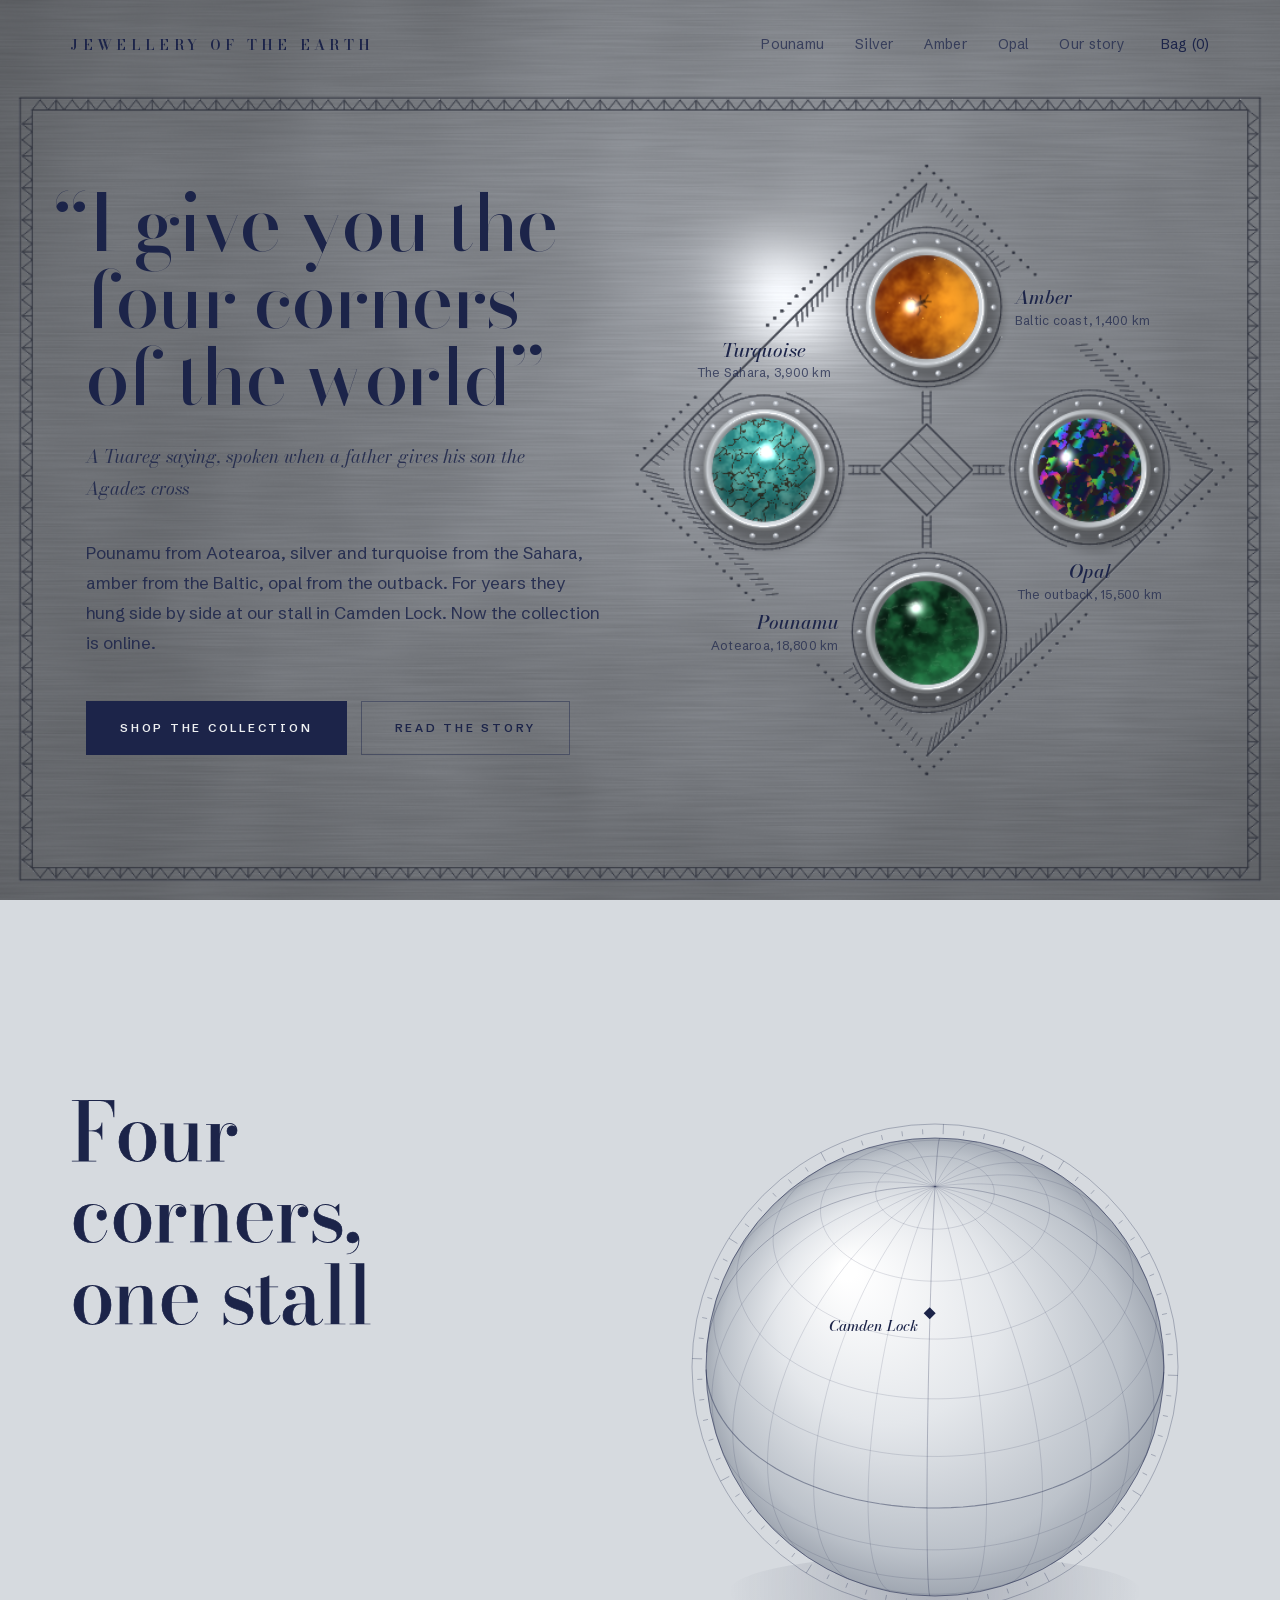
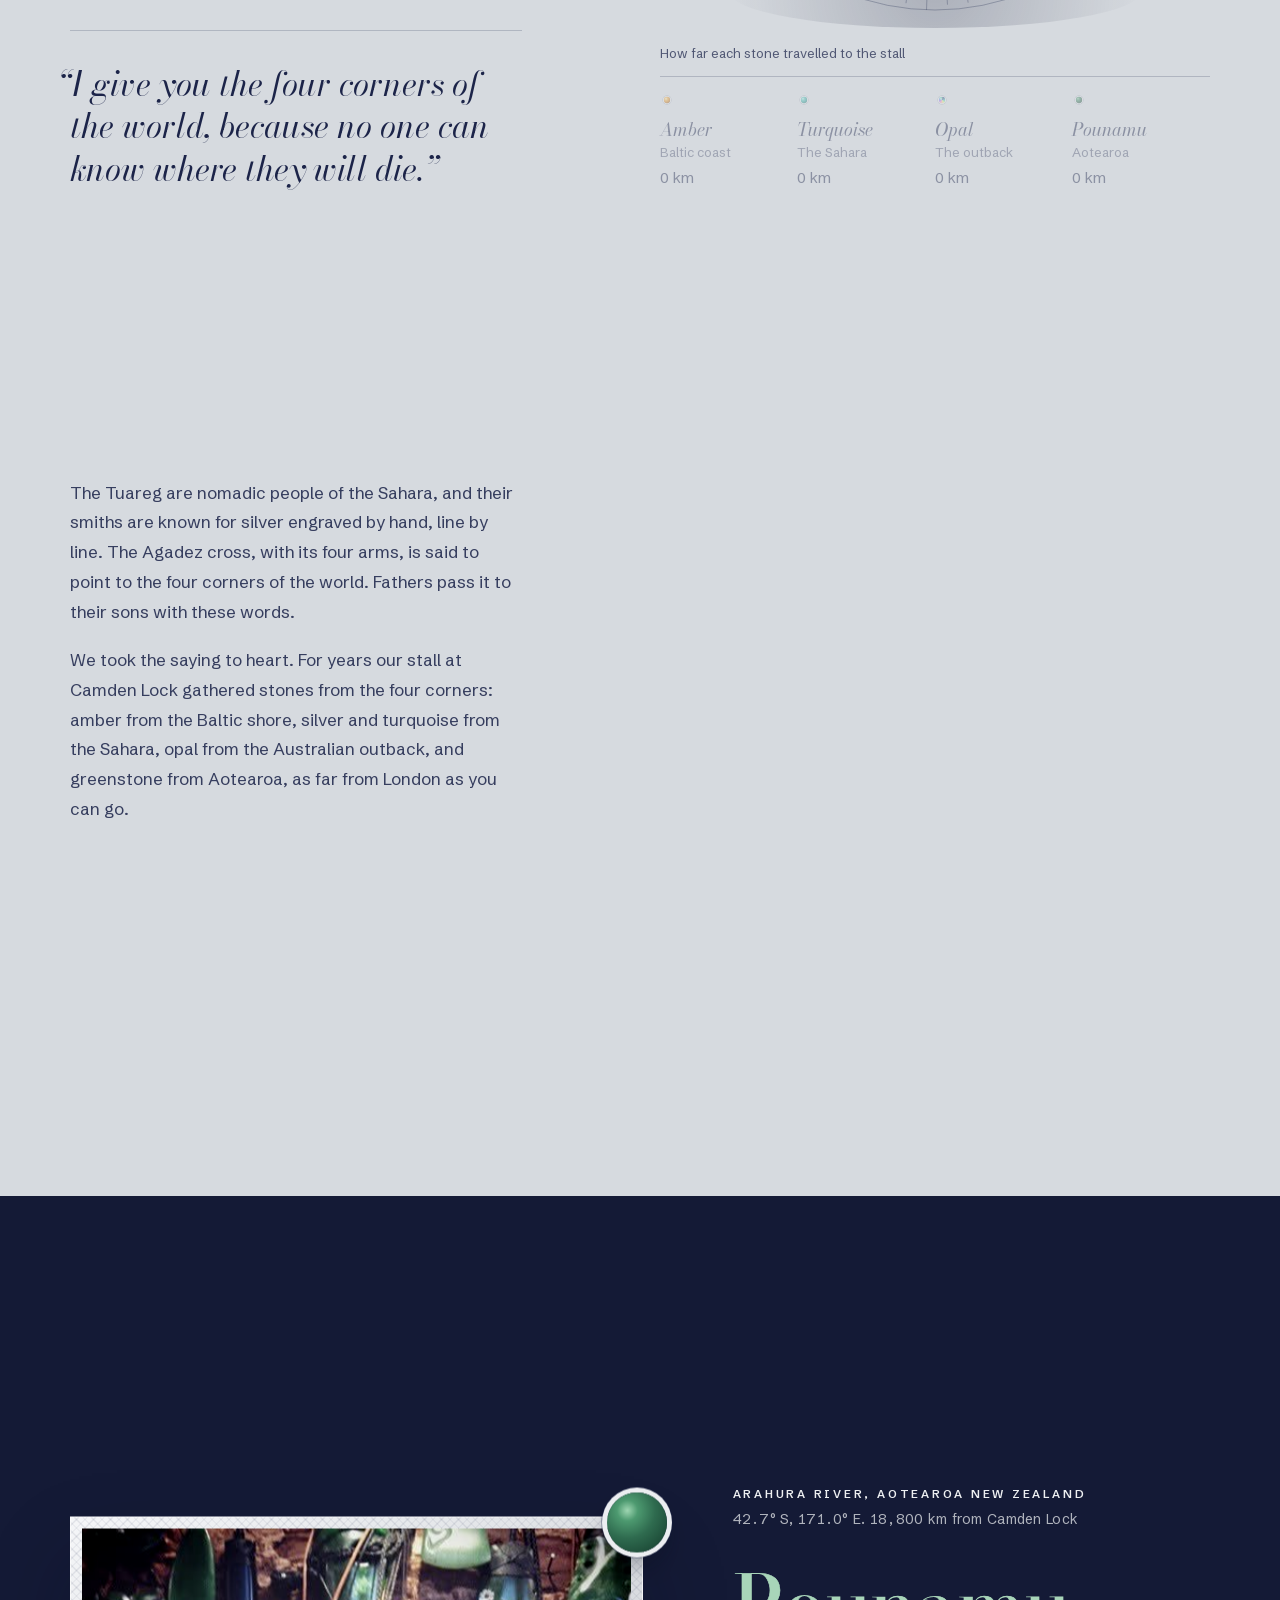
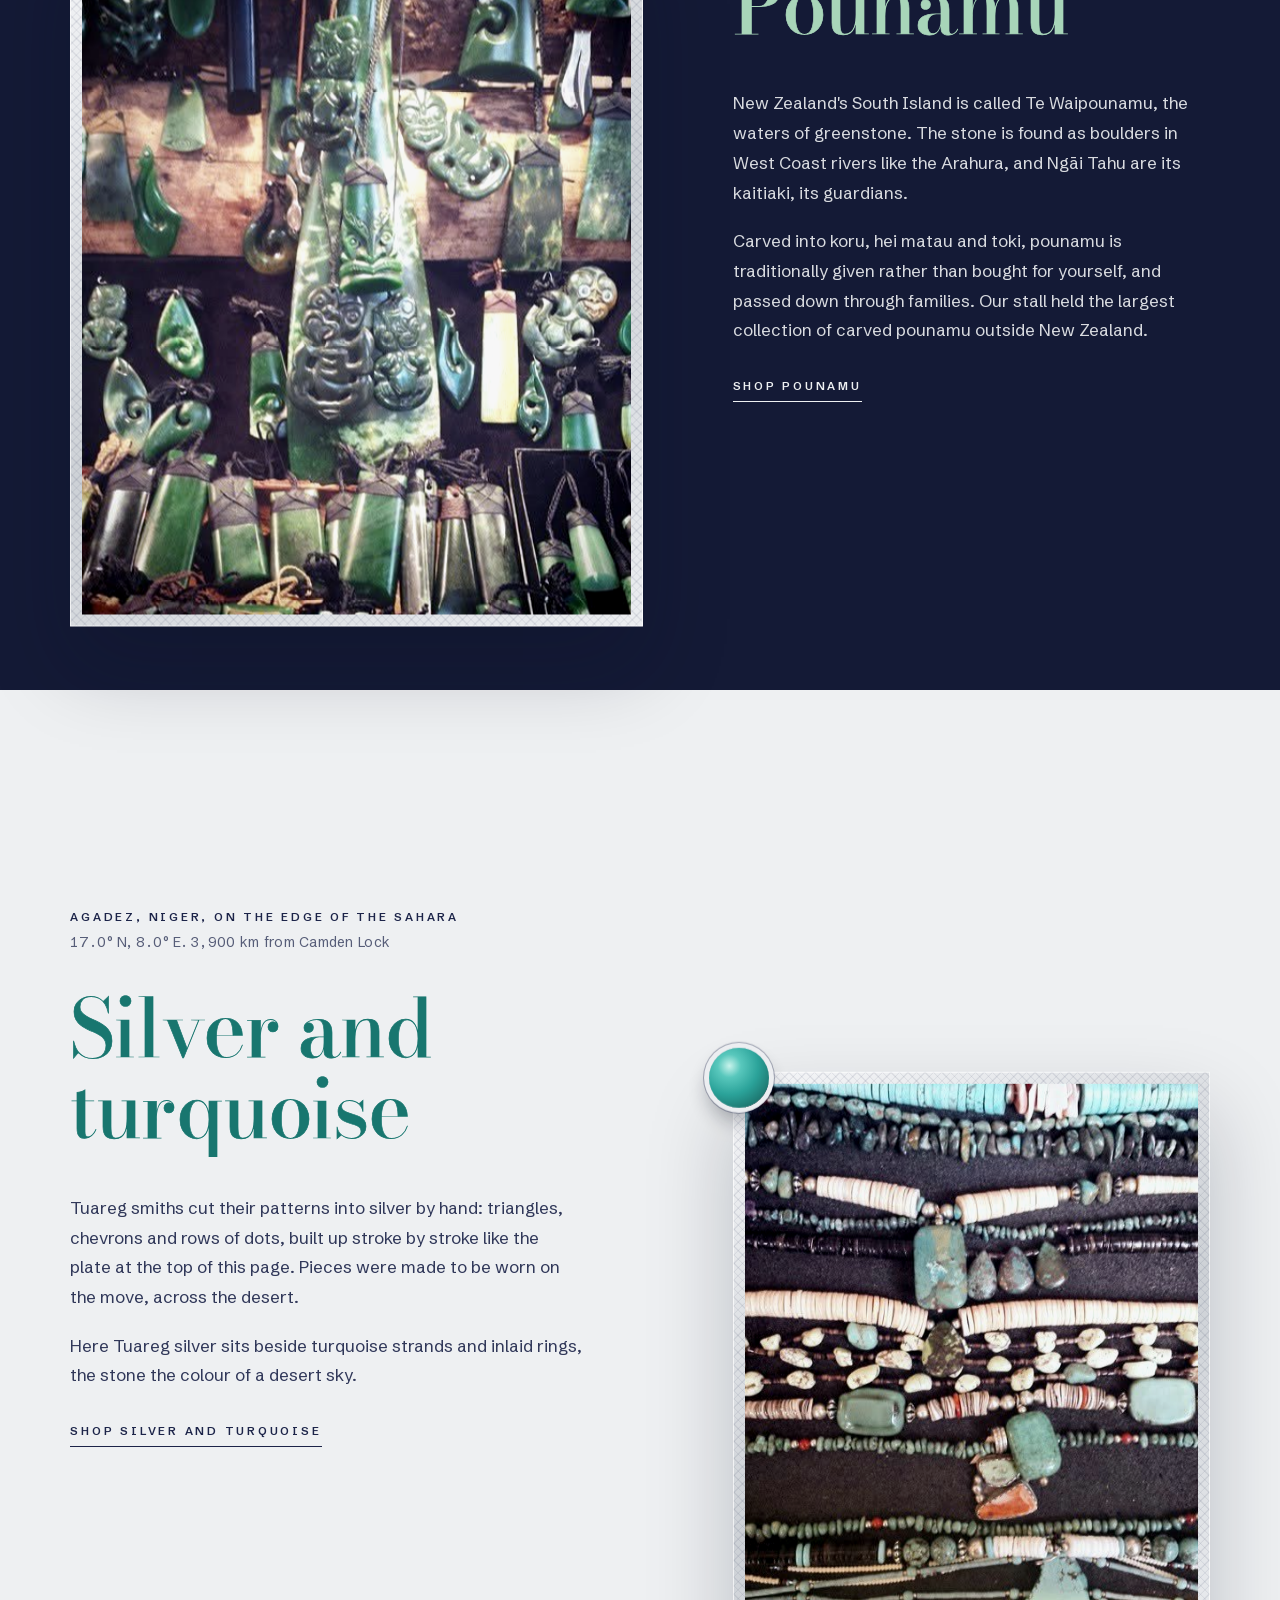
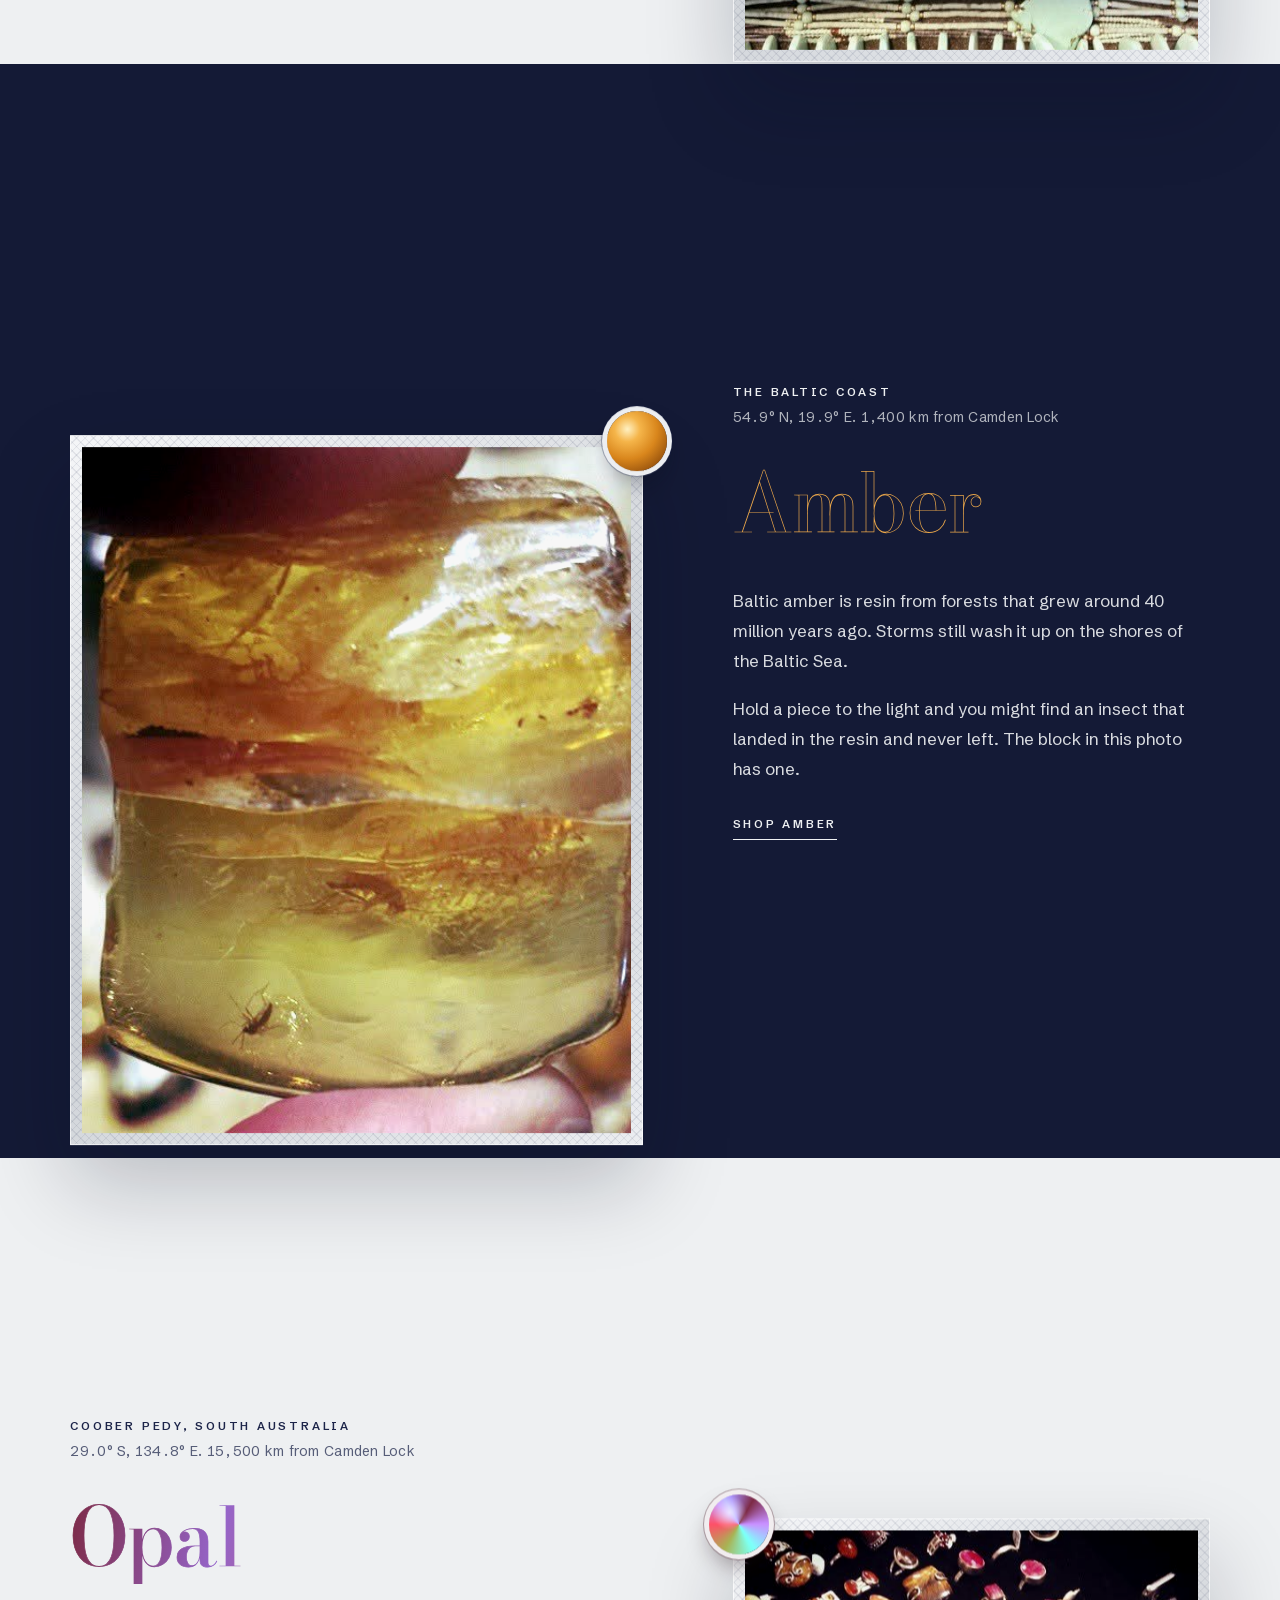
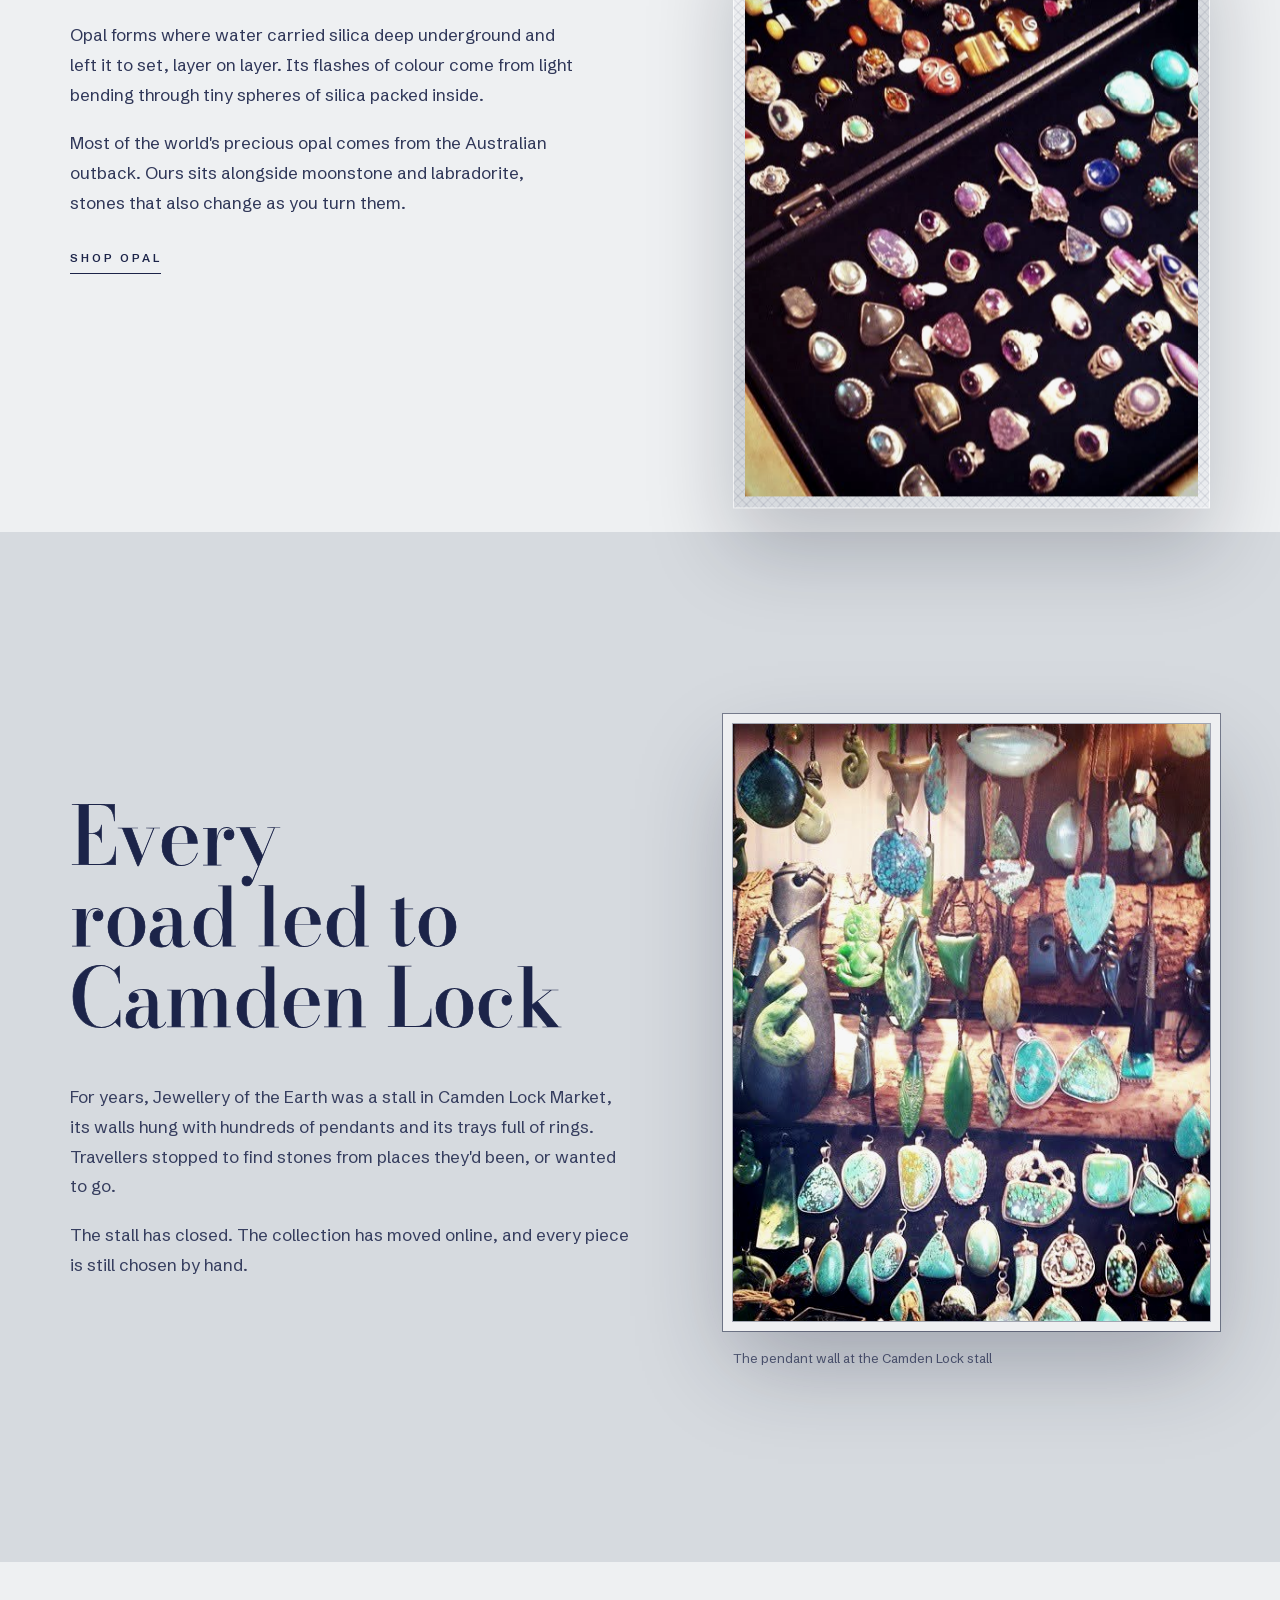
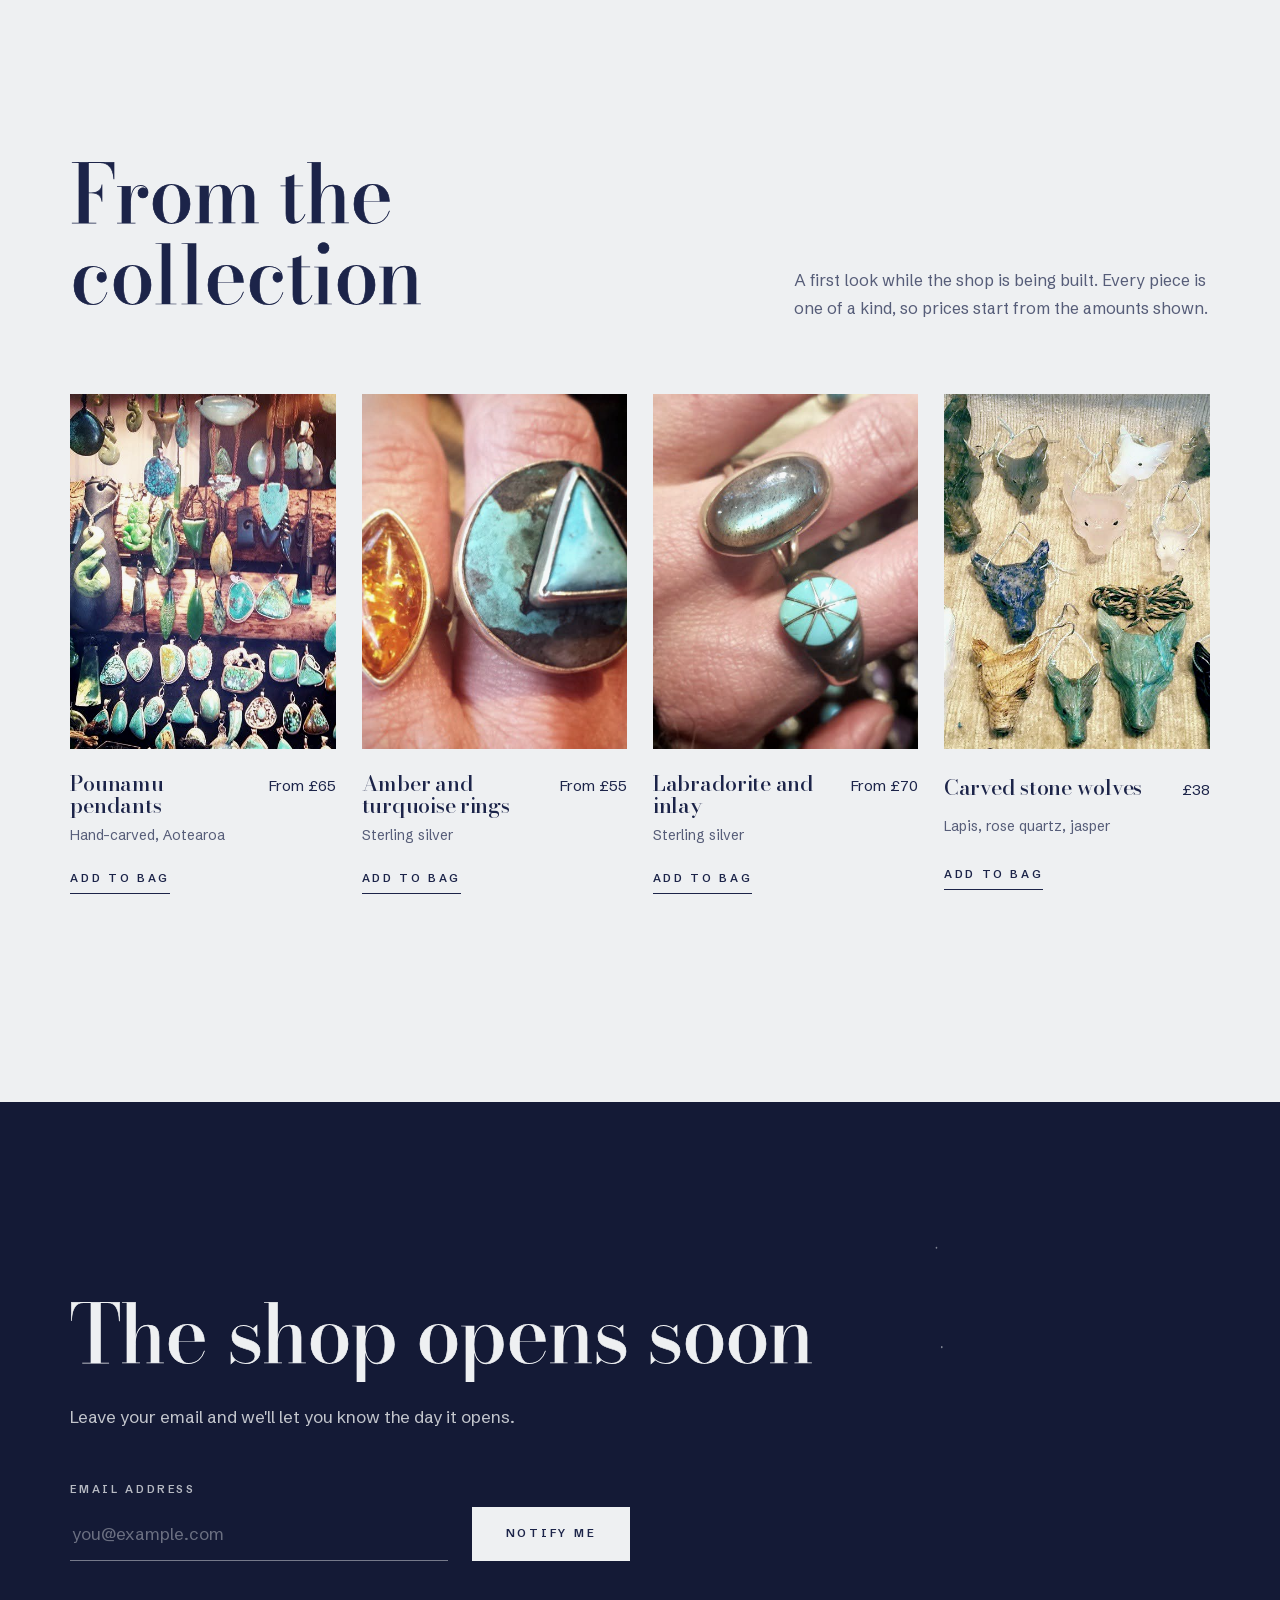
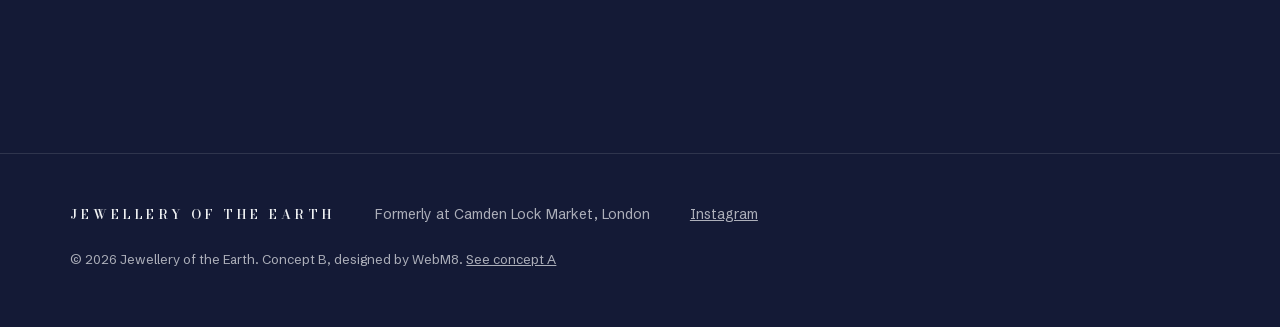
<file: design-b/index.html>
<!doctype html>
<html lang="en-GB">
<head>
  <meta charset="utf-8">
  <meta name="viewport" content="width=device-width, initial-scale=1">
  <title>Jewellery of the Earth | Four corners of the world</title>
  <meta name="description" content="Pounamu from Aotearoa, Tuareg silver and turquoise, Baltic amber and Australian opal. Formerly at Camden Lock Market, London.">
  <meta name="robots" content="noindex">
  <meta name="theme-color" content="#D6DADF">
  <link rel="icon" href="data:image/svg+xml,%3Csvg xmlns='http://www.w3.org/2000/svg' viewBox='0 0 32 32'%3E%3Crect width='32' height='32' rx='6' fill='%23D6DADF'/%3E%3Ccircle cx='16' cy='7' r='4' fill='%23D9861C'/%3E%3Ccircle cx='25' cy='16' r='4' fill='%232BA39A'/%3E%3Ccircle cx='16' cy='25' r='4' fill='%232F6B4F'/%3E%3Ccircle cx='7' cy='16' r='4' fill='%231C2449'/%3E%3C/svg%3E">
  <link rel="preload" href="../shared/fonts/bodoni-moda-var-latin.woff2" as="font" type="font/woff2" crossorigin>
  <link rel="stylesheet" href="../shared/fonts/fonts.css">
  <link rel="stylesheet" href="style.css">
  <script>document.documentElement.classList.add("js");</script>
  <script src="../shared/motion.js" defer></script>
  <script src="hero.js" defer></script>
  <script src="main.js" defer></script>
  <script src="scroll.js" defer></script>
</head>
<body>
  <a class="skip" href="#main">Skip to content</a>

  <header class="top" data-top>
    <a class="wordmark" href="#main" aria-label="Jewellery of the Earth, home">
      <span class="wordmark__text">Jewellery of the Earth</span>
    </a>
    <nav class="nav" aria-label="Main">
      <a href="#ch-pounamu">Pounamu</a>
      <a href="#ch-turquoise">Silver</a>
      <a href="#ch-amber">Amber</a>
      <a href="#ch-opal">Opal</a>
      <a href="#story">Our story</a>
    </nav>
    <button class="bag" type="button" data-bag>Bag <span class="bag__count">0</span></button>
  </header>

  <main id="main">
    <section class="hero" data-state="engraving" aria-labelledby="hero-title">
      <canvas id="plate" class="hero__canvas" aria-hidden="true"></canvas>
      <div class="hero__inner">
        <div class="hero__copy">
          <h1 id="hero-title" class="hero__title"><span class="hang">“</span>I give you the four corners of the world”</h1>
          <p class="hero__source">A Tuareg saying, spoken when a father gives his son the Agadez cross</p>
          <p class="hero__lede">Pounamu from Aotearoa, silver and turquoise from the Sahara, amber from the Baltic, opal from the outback. For years they hung side by side at our stall in Camden Lock. Now the collection is online.</p>
          <div class="hero__actions">
            <a class="button button--solid" href="#pieces">Shop the collection</a>
            <a class="button button--line" href="#saying">Read the story</a>
          </div>
        </div>
        <nav class="stones" aria-label="The four corners of the collection">
          <a class="stone" data-stone="amber" href="#ch-amber">
            <span class="stone__gem" aria-hidden="true"></span>
            <span class="stone__label"><strong>Amber</strong><span>Baltic coast, 1,400 km</span></span>
          </a>
          <a class="stone" data-stone="opal" href="#ch-opal">
            <span class="stone__gem" aria-hidden="true"></span>
            <span class="stone__label"><strong>Opal</strong><span>The outback, 15,500 km</span></span>
          </a>
          <a class="stone" data-stone="pounamu" href="#ch-pounamu">
            <span class="stone__gem" aria-hidden="true"></span>
            <span class="stone__label"><strong>Pounamu</strong><span>Aotearoa, 18,800 km</span></span>
          </a>
          <a class="stone" data-stone="turquoise" href="#ch-turquoise">
            <span class="stone__gem" aria-hidden="true"></span>
            <span class="stone__label"><strong>Turquoise</strong><span>The Sahara, 3,900 km</span></span>
          </a>
        </nav>
      </div>
    </section>

    <section id="saying" class="saying" aria-labelledby="saying-title">
      <div class="saying__text">
        <h2 id="saying-title" class="saying__title">Four corners, one stall</h2>
        <p class="saying__quote">“I give you the four corners of the world, because no one can know where they will die.”</p>
        <div class="saying__body">
          <p>The Tuareg are nomadic people of the Sahara, and their smiths are known for silver engraved by hand, line by line. The Agadez cross, with its four arms, is said to point to the four corners of the world. Fathers pass it to their sons with these words.</p>
          <p>We took the saying to heart. For years our stall at Camden Lock gathered stones from the four corners: amber from the Baltic shore, silver and turquoise from the Sahara, opal from the Australian outback, and greenstone from Aotearoa, as far from London as you can go.</p>
        </div>
      </div>
      <div class="saying__map">
        <figure class="globe" data-globe>
          <canvas class="globe__canvas" aria-hidden="true"></canvas>
          <figcaption class="globe__key">
            <p class="globe__caption">How far each stone travelled to the stall</p>
            <ul class="globe__legs" role="list">
              <li class="leg" data-leg="amber"><span class="leg__gem" aria-hidden="true"></span><span class="leg__name">Amber</span><span class="leg__place">Baltic coast</span><span class="leg__km"><span data-km="1400">1,400</span> km</span></li>
              <li class="leg" data-leg="turquoise"><span class="leg__gem" aria-hidden="true"></span><span class="leg__name">Turquoise</span><span class="leg__place">The Sahara</span><span class="leg__km"><span data-km="3900">3,900</span> km</span></li>
              <li class="leg" data-leg="opal"><span class="leg__gem" aria-hidden="true"></span><span class="leg__name">Opal</span><span class="leg__place">The outback</span><span class="leg__km"><span data-km="15500">15,500</span> km</span></li>
              <li class="leg" data-leg="pounamu"><span class="leg__gem" aria-hidden="true"></span><span class="leg__name">Pounamu</span><span class="leg__place">Aotearoa</span><span class="leg__km"><span data-km="18800">18,800</span> km</span></li>
            </ul>
          </figcaption>
        </figure>
      </div>
    </section>

    <section id="ch-pounamu" class="chapter chapter--pounamu" aria-labelledby="ch-pounamu-title">
      <figure class="chapter__media">
        <div class="chapter__frame"><img src="../shared/img/pounamu-wall.jpg" width="640" height="640" loading="lazy" alt="Dozens of green pounamu toki, hei matau and koru carvings hanging at the stall"></div>
        <span class="chapter__gem" aria-hidden="true"></span>
      </figure>
      <div class="chapter__text">
        <p class="chapter__place">Arahura River, Aotearoa New Zealand<br><span><span data-count="42.7">42.7</span>° S, <span data-count="171.0">171.0</span>° E. <span data-count="18800">18,800</span> km from Camden Lock</span></p>
        <h2 id="ch-pounamu-title">Pounamu</h2>
        <p>New Zealand's South Island is called Te Waipounamu, the waters of greenstone. The stone is found as boulders in West Coast rivers like the Arahura, and Ngāi Tahu are its kaitiaki, its guardians.</p>
        <p>Carved into koru, hei matau and toki, pounamu is traditionally given rather than bought for yourself, and passed down through families. Our stall held the largest collection of carved pounamu outside New Zealand.</p>
        <a class="text-link" href="#pieces">Shop pounamu</a>
      </div>
    </section>

    <section id="ch-turquoise" class="chapter chapter--turquoise chapter--flip" aria-labelledby="ch-turquoise-title">
      <figure class="chapter__media">
        <div class="chapter__frame"><img src="../shared/img/heishi.jpg" width="640" height="640" loading="lazy" alt="Rows of turquoise and shell heishi bead necklaces laid out on dark cloth"></div>
        <span class="chapter__gem" aria-hidden="true"></span>
      </figure>
      <div class="chapter__text">
        <p class="chapter__place">Agadez, Niger, on the edge of the Sahara<br><span><span data-count="17.0">17.0</span>° N, <span data-count="8.0">8.0</span>° E. <span data-count="3900">3,900</span> km from Camden Lock</span></p>
        <h2 id="ch-turquoise-title">Silver and turquoise</h2>
        <p>Tuareg smiths cut their patterns into silver by hand: triangles, chevrons and rows of dots, built up stroke by stroke like the plate at the top of this page. Pieces were made to be worn on the move, across the desert.</p>
        <p>Here Tuareg silver sits beside turquoise strands and inlaid rings, the stone the colour of a desert sky.</p>
        <a class="text-link" href="#pieces">Shop silver and turquoise</a>
      </div>
    </section>

    <section id="ch-amber" class="chapter chapter--amber" aria-labelledby="ch-amber-title">
      <figure class="chapter__media">
        <div class="chapter__frame"><img src="../shared/img/amber.jpg" width="640" height="640" loading="lazy" alt="A raw block of golden amber held up to the light, with a small insect trapped inside"></div>
        <span class="chapter__gem" aria-hidden="true"></span>
      </figure>
      <div class="chapter__text">
        <p class="chapter__place">The Baltic coast<br><span><span data-count="54.9">54.9</span>° N, <span data-count="19.9">19.9</span>° E. <span data-count="1400">1,400</span> km from Camden Lock</span></p>
        <h2 id="ch-amber-title">Amber</h2>
        <p>Baltic amber is resin from forests that grew around 40 million years ago. Storms still wash it up on the shores of the Baltic Sea.</p>
        <p>Hold a piece to the light and you might find an insect that landed in the resin and never left. The block in this photo has one.</p>
        <a class="text-link" href="#pieces">Shop amber</a>
      </div>
    </section>

    <section id="ch-opal" class="chapter chapter--opal chapter--flip" aria-labelledby="ch-opal-title">
      <figure class="chapter__media">
        <div class="chapter__frame"><img src="../shared/img/ring-tray.jpg" width="640" height="640" loading="lazy" alt="A tray of silver rings set with opal, moonstone, turquoise and other stones"></div>
        <span class="chapter__gem" aria-hidden="true"></span>
      </figure>
      <div class="chapter__text">
        <p class="chapter__place">Coober Pedy, South Australia<br><span><span data-count="29.0">29.0</span>° S, <span data-count="134.8">134.8</span>° E. <span data-count="15500">15,500</span> km from Camden Lock</span></p>
        <h2 id="ch-opal-title">Opal</h2>
        <p>Opal forms where water carried silica deep underground and left it to set, layer on layer. Its flashes of colour come from light bending through tiny spheres of silica packed inside.</p>
        <p>Most of the world's precious opal comes from the Australian outback. Ours sits alongside moonstone and labradorite, stones that also change as you turn them.</p>
        <a class="text-link" href="#pieces">Shop opal</a>
      </div>
    </section>

    <section id="story" class="story" aria-labelledby="story-title">
      <svg class="roads" aria-hidden="true" focusable="false"></svg>
      <svg class="roads roads--gems" aria-hidden="true" focusable="false">
        <defs>
          <radialGradient id="gem-amber" cx=".35" cy=".3" r=".75"><stop offset="0" stop-color="#FFF1C2"/><stop offset=".3" stop-color="#F5B54A"/><stop offset=".6" stop-color="#D9861C"/><stop offset="1" stop-color="#6E3204"/></radialGradient>
          <radialGradient id="gem-turquoise" cx=".35" cy=".3" r=".75"><stop offset="0" stop-color="#C9F3EC"/><stop offset=".3" stop-color="#59C8BD"/><stop offset=".6" stop-color="#2BA39A"/><stop offset="1" stop-color="#13544F"/></radialGradient>
          <radialGradient id="gem-pounamu" cx=".35" cy=".3" r=".75"><stop offset="0" stop-color="#CFEBD9"/><stop offset=".3" stop-color="#4D9A70"/><stop offset=".6" stop-color="#2F6B4F"/><stop offset="1" stop-color="#12382A"/></radialGradient>
          <radialGradient id="gem-opal" cx=".35" cy=".3" r=".8"><stop offset="0" stop-color="#FFFFFF"/><stop offset=".25" stop-color="#9FE8FF"/><stop offset=".5" stop-color="#FF9FD0"/><stop offset=".75" stop-color="#8E7BFF"/><stop offset="1" stop-color="#2B3D7A"/></radialGradient>
        </defs>
      </svg>
      <div class="story__text">
        <h2 id="story-title">Every road led to Camden Lock</h2>
        <p>For years, Jewellery of the Earth was a stall in Camden Lock Market, its walls hung with hundreds of pendants and its trays full of rings. Travellers stopped to find stones from places they'd been, or wanted to go.</p>
        <p>The stall has closed. The collection has moved online, and every piece is still chosen by hand.</p>
      </div>
      <figure class="story__photo">
        <img src="../shared/img/stall-pounamu.jpg" width="640" height="640" loading="lazy" alt="The stall wall at Camden Lock hung with pounamu carvings and turquoise pendants">
        <figcaption>The pendant wall at the Camden Lock stall</figcaption>
      </figure>
    </section>

    <section id="pieces" class="pieces" aria-labelledby="pieces-title">
      <div class="pieces__head">
        <h2 id="pieces-title">From the collection</h2>
        <p>A first look while the shop is being built. Every piece is one of a kind, so prices start from the amounts shown.</p>
      </div>
      <ul class="pieces__list" role="list">
        <li class="piece">
          <div class="piece__media"><img src="../shared/img/stall-pounamu.jpg" width="640" height="640" loading="lazy" alt="Pounamu pendants in koru, twist and hook forms"></div>
          <h3>Pounamu pendants</h3>
          <p class="piece__meta">Hand-carved, Aotearoa</p>
          <p class="piece__price">From £65</p>
          <button class="piece__add" type="button" data-add-to-bag>Add to bag</button>
        </li>
        <li class="piece">
          <div class="piece__media"><img src="../shared/img/amber-turquoise.jpg" width="640" height="640" loading="lazy" alt="A silver ring set with marquise-cut amber beside a ring set with a triangle of turquoise"></div>
          <h3>Amber and turquoise rings</h3>
          <p class="piece__meta">Sterling silver</p>
          <p class="piece__price">From £55</p>
          <button class="piece__add" type="button" data-add-to-bag>Add to bag</button>
        </li>
        <li class="piece">
          <div class="piece__media"><img src="../shared/img/rings-labradorite.jpg" width="640" height="640" loading="lazy" alt="A labradorite ring and an inlaid turquoise ring worn on one hand"></div>
          <h3>Labradorite and inlay</h3>
          <p class="piece__meta">Sterling silver</p>
          <p class="piece__price">From £70</p>
          <button class="piece__add" type="button" data-add-to-bag>Add to bag</button>
        </li>
        <li class="piece">
          <div class="piece__media"><img src="../shared/img/wolves.jpg" width="640" height="640" loading="lazy" alt="Wolf head pendants carved from lapis, rose quartz, jasper and other stones"></div>
          <h3>Carved stone wolves</h3>
          <p class="piece__meta">Lapis, rose quartz, jasper</p>
          <p class="piece__price">£38</p>
          <button class="piece__add" type="button" data-add-to-bag>Add to bag</button>
        </li>
      </ul>
    </section>

    <section id="signup" class="signup" aria-labelledby="signup-title">
      <!-- The Agadez cross, engraved line by line as the section arrives. -->
      <svg class="cross" viewBox="0 0 240 340" aria-hidden="true" focusable="false">
        <path data-at="0 .5" pathLength="1" d="M 103 124 A 46 58 0 1 1 137 124 L 137 128 L 200 130 L 220 139 L 200 148 L 150 150 L 176 212 L 120 326 L 64 212 L 90 150 L 40 148 L 20 139 L 40 130 L 103 128 Z"/>
        <path data-at=".3 .55" pathLength="1" d="M 100 68 A 20 30 0 1 0 140 68 A 20 30 0 1 0 100 68 Z"/>
        <path data-at=".42 .56" pathLength="1" d="M 222 139 A 6 6 0 1 0 234 139 A 6 6 0 1 0 222 139 Z M 6 139 A 6 6 0 1 0 18 139 A 6 6 0 1 0 6 139 Z"/>
        <path data-at=".5 .72" pathLength="1" d="M 120 176 L 148 216 L 120 290 L 92 216 Z"/>
        <path data-at=".6 .8" pathLength="1" d="M 120 198 L 133 218 L 120 262 L 107 218 Z"/>
        <path data-at=".66 .9" pathLength="1" d="M 50 133 L 56 139 L 50 145 M 64 133 L 70 139 L 64 145 M 78 133 L 84 139 L 78 145 M 190 133 L 184 139 L 190 145 M 176 133 L 170 139 L 176 145 M 162 133 L 156 139 L 162 145"/>
        <path data-at=".72 .95" pathLength="1" d="M 100 156 L 120 170 L 140 156"/>
      </svg>
      <div class="signup__inner">
        <h2 id="signup-title">The shop opens soon</h2>
        <p>Leave your email and we'll let you know the day it opens.</p>
        <form id="signup-form" class="signup__form" novalidate>
          <label for="signup-email">Email address</label>
          <div class="signup__row">
            <input id="signup-email" name="email" type="email" autocomplete="email" required placeholder="you@example.com">
            <button class="button button--solid" type="submit">Notify me</button>
          </div>
          <p class="signup__error" id="signup-error" role="alert" hidden></p>
        </form>
        <p class="signup__done" id="signup-done" tabindex="-1" hidden>Thanks. We'll email you when the shop opens.</p>
      </div>
    </section>
  </main>

  <footer class="foot">
    <p class="foot__mark">Jewellery of the Earth</p>
    <p>Formerly at Camden Lock Market, London</p>
    <p><a href="https://www.instagram.com/jewelleryoftheearth/" rel="noopener">Instagram</a></p>
    <p class="foot__small">© 2026 Jewellery of the Earth. Concept B, designed by WebM8. <a href="../design-a/">See concept A</a></p>
  </footer>

  <div class="notice" id="notice" role="status" aria-live="polite" hidden>
    <p>The online shop opens soon. <a href="#signup">Join the list</a> to hear first.</p>
  </div>
</body>
</html>
</file>
<file: shared/fonts/fonts.css>
/* Self-hosted Google Fonts (SIL Open Font License). Latin + Latin Extended,
   so te reo Māori macrons (ā ē ī ō ū) render in the brand faces. */

@font-face {
  font-family: "Commissioner";
  font-style: normal;
  font-weight: 100 900;
  font-display: swap;
  src: url("commissioner-var-latin-ext.woff2") format("woff2");
  unicode-range: U+0100-02BA, U+02BD-02C5, U+02C7-02CC, U+02CE-02D7, U+02DD-02FF, U+0304, U+0308, U+0329, U+1D00-1DBF, U+1E00-1E9F, U+1EF2-1EFF, U+2020, U+20A0-20AB, U+20AD-20C4, U+2113, U+2C60-2C7F, U+A720-A7FF;
}
@font-face {
  font-family: "Commissioner";
  font-style: normal;
  font-weight: 100 900;
  font-display: swap;
  src: url("commissioner-var-latin.woff2") format("woff2");
  unicode-range: U+0000-00FF, U+0131, U+0152-0153, U+02BB-02BC, U+02C6, U+02DA, U+02DC, U+0304, U+0308, U+0329, U+2000-206F, U+20AC, U+2122, U+2191, U+2193, U+2212, U+2215, U+FEFF, U+FFFD;
}

@font-face {
  font-family: "Bodoni Moda";
  font-style: normal;
  font-weight: 400 900;
  font-display: swap;
  src: url("bodoni-moda-var-latin-ext.woff2") format("woff2");
  unicode-range: U+0100-02BA, U+02BD-02C5, U+02C7-02CC, U+02CE-02D7, U+02DD-02FF, U+0304, U+0308, U+0329, U+1D00-1DBF, U+1E00-1E9F, U+1EF2-1EFF, U+2020, U+20A0-20AB, U+20AD-20C4, U+2113, U+2C60-2C7F, U+A720-A7FF;
}
@font-face {
  font-family: "Bodoni Moda";
  font-style: normal;
  font-weight: 400 900;
  font-display: swap;
  src: url("bodoni-moda-var-latin.woff2") format("woff2");
  unicode-range: U+0000-00FF, U+0131, U+0152-0153, U+02BB-02BC, U+02C6, U+02DA, U+02DC, U+0304, U+0308, U+0329, U+2000-206F, U+20AC, U+2122, U+2191, U+2193, U+2212, U+2215, U+FEFF, U+FFFD;
}
@font-face {
  font-family: "Bodoni Moda";
  font-style: italic;
  font-weight: 400 900;
  font-display: swap;
  src: url("bodoni-moda-italic-var-latin-ext.woff2") format("woff2");
  unicode-range: U+0100-02BA, U+02BD-02C5, U+02C7-02CC, U+02CE-02D7, U+02DD-02FF, U+0304, U+0308, U+0329, U+1D00-1DBF, U+1E00-1E9F, U+1EF2-1EFF, U+2020, U+20A0-20AB, U+20AD-20C4, U+2113, U+2C60-2C7F, U+A720-A7FF;
}
@font-face {
  font-family: "Bodoni Moda";
  font-style: italic;
  font-weight: 400 900;
  font-display: swap;
  src: url("bodoni-moda-italic-var-latin.woff2") format("woff2");
  unicode-range: U+0000-00FF, U+0131, U+0152-0153, U+02BB-02BC, U+02C6, U+02DA, U+02DC, U+0304, U+0308, U+0329, U+2000-206F, U+20AC, U+2122, U+2191, U+2193, U+2212, U+2215, U+FEFF, U+FFFD;
}

@font-face {
  font-family: "Schibsted Grotesk";
  font-style: normal;
  font-weight: 400 900;
  font-display: swap;
  src: url("schibsted-grotesk-var-latin-ext.woff2") format("woff2");
  unicode-range: U+0100-02BA, U+02BD-02C5, U+02C7-02CC, U+02CE-02D7, U+02DD-02FF, U+0304, U+0308, U+0329, U+1D00-1DBF, U+1E00-1E9F, U+1EF2-1EFF, U+2020, U+20A0-20AB, U+20AD-20C4, U+2113, U+2C60-2C7F, U+A720-A7FF;
}
@font-face {
  font-family: "Schibsted Grotesk";
  font-style: normal;
  font-weight: 400 900;
  font-display: swap;
  src: url("schibsted-grotesk-var-latin.woff2") format("woff2");
  unicode-range: U+0000-00FF, U+0131, U+0152-0153, U+02BB-02BC, U+02C6, U+02DA, U+02DC, U+0304, U+0308, U+0329, U+2000-206F, U+20AC, U+2122, U+2191, U+2193, U+2212, U+2215, U+FEFF, U+FFFD;
}
</file>
<file: design-a/style.css>
/* Concept A: "Held to the light"
   One family (Commissioner). Its FLAR axis is the carving: plain strokes
   become flared, chiselled ends once the stone opens.
   Luxury register: deep green and a single fine gold line, sharp corners,
   spaced capitals only for the wordmark and buttons, generous space. */

:root {
  --kawakawa: #0E3426;
  --kawakawa-deep: #0A281D;
  --kawakawa-lift: #15443A;
  --inanga: #D3E0D0;
  --inanga-soft: #E4ECE1;
  --inanga-dim: rgb(211 224 208 / .7);
  --riverstone: #5F6C6A;
  --totara: #7A5233;
  --gold: #C2A46E;
  --gold-dim: rgb(194 164 110 / .55);
  --glow: #8EF0B4;
  --rind: #2B2C27;

  --gutter: clamp(20px, 5.5vw, 88px);
  --section: clamp(120px, 15vw, 224px);
  --ease: cubic-bezier(.2, .7, .1, 1);
  --slow: cubic-bezier(.25, .1, .1, 1);

  --step--1: .8125rem;
  --step-0: 1rem;
  --step-1: clamp(1.0625rem, 1rem + .35vw, 1.25rem);
  --step-2: clamp(1.375rem, 1.15rem + .8vw, 1.75rem);
  --step-3: clamp(2.25rem, 1.5rem + 2.8vw, 4rem);
  --step-4: clamp(3rem, 1.2rem + 7.2vw, 8.5rem);

  --caps: .26em;
}

* { box-sizing: border-box; }
html { -webkit-text-size-adjust: 100%; scroll-behavior: smooth; }
body {
  margin: 0;
  background: var(--kawakawa);
  color: var(--inanga);
  font-family: "Commissioner", system-ui, sans-serif;
  font-size: var(--step-0);
  line-height: 1.75;
  font-weight: 330;
  font-variation-settings: "FLAR" 30, "VOLM" 0;
  -webkit-font-smoothing: antialiased;
  text-rendering: optimizeLegibility;
}
img, svg { display: block; max-width: 100%; }
img { height: auto; }
h1, h2, h3 { margin: 0; font-weight: 240; line-height: 1.04; font-variation-settings: "FLAR" 100, "VOLM" 0; }
h2 { font-size: var(--step-3); letter-spacing: -.025em; text-wrap: balance; }
h3 { font-size: var(--step-2); letter-spacing: -.01em; font-weight: 280; }
p { margin: 0 0 1.1em; max-width: 34em; text-wrap: pretty; }
a { color: inherit; }
:focus-visible { outline: 1px solid var(--gold); outline-offset: 4px; }
.sprite { position: absolute; width: 0; height: 0; overflow: hidden; }
.skip {
  position: absolute; left: 12px; top: -60px; z-index: 50; padding: 10px 16px;
  background: var(--inanga); color: var(--kawakawa); text-decoration: none;
}
.skip:focus { top: 12px; }

/* Buttons: sharp corners, small spaced capitals. */
.button {
  display: inline-flex; align-items: center; justify-content: center;
  min-height: 54px; padding: 0 34px; border: 0; border-radius: 0;
  font: inherit; font-size: .75rem; font-weight: 500; letter-spacing: var(--caps); text-transform: uppercase;
  font-variation-settings: "FLAR" 60, "VOLM" 0; line-height: 1;
  text-decoration: none; cursor: pointer;
  transition: background-color .6s var(--slow), color .6s var(--slow), box-shadow .6s var(--slow);
}
.button--solid { background: var(--inanga); color: var(--kawakawa); }
.button--solid:hover { background: var(--gold); }
.button--line { background: transparent; color: var(--inanga); box-shadow: inset 0 0 0 1px var(--gold-dim); }
.button--line:hover { box-shadow: inset 0 0 0 1px var(--gold); background: rgb(194 164 110 / .08); }
.button--dark { background: var(--kawakawa); color: var(--inanga); }
.button--dark:hover { background: var(--kawakawa-lift); }
.text-link {
  font-size: .75rem; font-weight: 500; letter-spacing: var(--caps); text-transform: uppercase;
  text-decoration: none; padding-bottom: 6px; background: linear-gradient(var(--gold), var(--gold)) left bottom / 100% 1px no-repeat;
  transition: background-size .6s var(--slow);
}
.text-link:hover { background-size: 40% 1px; }

/* Header */
.top {
  position: fixed; inset: 0 0 auto; z-index: 20;
  display: flex; align-items: center; gap: 36px;
  padding: 26px var(--gutter);
  transition: background-color .6s var(--slow), padding .6s var(--slow);
}
.top.is-solid { background: rgb(10 40 29 / .9); backdrop-filter: blur(14px); -webkit-backdrop-filter: blur(14px); padding-block: 16px; box-shadow: 0 1px 0 rgb(194 164 110 / .18); }
.wordmark {
  display: inline-flex; align-items: center; gap: 14px; margin-right: auto;
  text-decoration: none; font-weight: 450; font-size: .78rem; letter-spacing: .34em; text-transform: uppercase;
  font-variation-settings: "FLAR" 100, "VOLM" 0;
}
.wordmark__mark { width: 11px; height: 15px; fill: var(--gold); }
.nav { display: flex; gap: clamp(20px, 2.6vw, 40px); }
.nav a { text-decoration: none; font-size: .875rem; letter-spacing: .03em; color: var(--inanga-dim); transition: color .4s var(--slow); }
.nav a:hover { color: var(--inanga); }
.bag {
  display: inline-flex; align-items: center; gap: 4px; min-height: 40px; padding: 0;
  border: 0; background: none; color: inherit; font: inherit; font-size: .875rem; letter-spacing: .03em; cursor: pointer;
}
.bag__count::before { content: "("; }
.bag__count::after { content: ")"; }
.bag:hover { color: var(--gold); }

/* Hero */
.hero {
  position: relative; isolation: isolate; overflow: hidden;
  display: grid; align-items: end;
  min-height: 100vh; min-height: 100svh;
  background: var(--rind);
}
.hero__canvas { position: absolute; inset: 0; width: 100%; height: 100%; z-index: -2; touch-action: pan-y; }
.hero__fallback {
  position: absolute; inset: 0; z-index: -3; display: block;
  background:
    radial-gradient(circle at 70% 38%, rgb(142 240 180 / .5), transparent 26%),
    radial-gradient(ellipse 70% 60% at 68% 40%, #2f7a52 0%, #165036 42%, transparent 78%),
    radial-gradient(ellipse 90% 40% at 20% 70%, rgb(211 224 208 / .08), transparent 70%),
    var(--kawakawa);
}
.js .hero__fallback { display: none; }
.no-gl .hero__fallback { display: block; }
.hero::after {
  content: ""; position: absolute; inset: 0; z-index: -1; pointer-events: none;
  background:
    radial-gradient(ellipse 80% 75% at 0% 100%, rgb(4 18 12 / .82), transparent 70%),
    linear-gradient(to bottom, rgb(4 18 12 / .5), transparent 24%);
}
.hero__copy { padding: 160px var(--gutter) clamp(64px, 12vh, 136px); max-width: 66rem; }
.motion .hero__copy { will-change: transform, opacity; }
.hero__title {
  font-size: var(--step-4); font-weight: 200; line-height: .95; letter-spacing: -.035em;
  max-width: 9.5em; margin-bottom: .42em; text-wrap: balance;
  font-variation-settings: "FLAR" 100, "VOLM" 0;
}
.hero__lede { font-size: var(--step-1); line-height: 1.65; color: var(--inanga-dim); max-width: 27em; margin-bottom: 44px; }
.hero__actions { display: flex; flex-wrap: wrap; gap: 14px; }
.hero__hint {
  position: absolute; right: var(--gutter); bottom: clamp(64px, 12vh, 136px); z-index: 1; margin: 0;
  font-size: .6875rem; letter-spacing: var(--caps); text-transform: uppercase; color: var(--inanga-dim);
  opacity: 0; transition: opacity 1.2s var(--slow);
}
.hint-touch { display: none; }
@media (hover: none) { .hint-pointer { display: none; } .hint-touch { display: inline; } }

/* Load sequence: the title is cut plain, then carved as the stone opens. */
.js .hero__title {
  font-variation-settings: "FLAR" 0, "VOLM" 0;
  opacity: 0; animation: rise 1.4s var(--ease) .25s forwards;
  transition: font-variation-settings 2.6s var(--slow), letter-spacing 2.6s var(--slow);
}
.js .hero__lede, .js .hero__actions {
  opacity: 0; transform: translateY(12px);
  transition: opacity 1.4s var(--slow), transform 1.6s var(--slow);
  animation: failsafe 0s 4.5s forwards;
}
.js .hero[data-state="open"] .hero__title { font-variation-settings: "FLAR" 100, "VOLM" 0; }
.js .hero[data-state="open"] .hero__lede { opacity: 1; transform: none; transition-delay: .6s; }
.js .hero[data-state="open"] .hero__actions { opacity: 1; transform: none; transition-delay: .9s; }
.js .hero[data-state="open"] .hero__hint { opacity: 1; transition-delay: 2s; }
.js .hero.is-lit .hero__hint { opacity: 0; transition-delay: 0s; }
@keyframes rise { from { opacity: 0; transform: translateY(10px); } to { opacity: 1; transform: none; } }
@keyframes failsafe { to { opacity: 1; transform: none; } }

/* Photographs: one grade so the 2014 phone shots sit together. */
.graded, .treasure img, .strip img { filter: saturate(.72) contrast(1.08) brightness(.9) sepia(.06); }

/* Scroll: headings are cut open along the hero's diagonal and carved as they arrive. */
.motion h2.carve {
  clip-path: polygon(-15% -25%, 0% -25%, -15% 125%, -15% 125%);
  font-variation-settings: "FLAR" 0, "VOLM" 0; letter-spacing: .01em;
  transition: clip-path 1.5s cubic-bezier(.6, 0, .2, 1), font-variation-settings 2.6s var(--slow) .45s, letter-spacing 2.6s var(--slow) .2s;
}
.motion h2.carve.is-in {
  clip-path: polygon(-15% -25%, 125% -25%, 110% 125%, -15% 125%);
  font-variation-settings: "FLAR" 100, "VOLM" 0; letter-spacing: -.025em;
}

/* Gift tradition */
.gift {
  position: relative; overflow: hidden; overflow: clip;
  background: var(--inanga-soft); color: var(--kawakawa); padding: var(--section) var(--gutter);
  --pw: clamp(120px, 12vw, 184px); --cord: clamp(170px, 32vh, 330px);
}
.gift__inner {
  display: grid; grid-template-columns: repeat(12, minmax(0, 1fr)); gap: 40px;
  max-width: 1320px; margin: 0 auto; align-items: end;
}
.gift__title { grid-column: 1 / span 6; font-size: clamp(2.5rem, 1.3rem + 4.4vw, 5.75rem); line-height: 1; letter-spacing: -.035em; font-weight: 220; }
.gift__body { grid-column: 9 / span 4; padding-top: 32px; border-top: 1px solid var(--gold); }
.gift__aside { color: var(--totara); margin-bottom: 36px; }
.motion .gift__title.is-split .word { opacity: .12; font-variation-settings: "FLAR" 0, "VOLM" 0; }

/* A toki lowered on its cord into the gap between headline and body. */
.pendant {
  position: absolute; top: 0; left: calc(57.5% - var(--pw) / 2); z-index: 1; width: var(--pw);
  transform-origin: 50% 0; pointer-events: none;
}
.motion .pendant { transform: translate3d(0, -100%, 0); will-change: transform; }
.pendant__cord {
  display: block; width: 2px; height: var(--cord); margin: 0 auto;
  background: linear-gradient(90deg, #2a1d12, #6a4f38 50%, #2a1d12);
}
.pendant__stone { width: 100%; margin-top: calc(var(--pw) * -.25); filter: drop-shadow(0 28px 22px rgb(14 52 38 / .3)); }
.pendant__shine {
  position: absolute; left: 0; top: calc(var(--cord) - var(--pw) * .25); width: 100%;
  opacity: .2; mix-blend-mode: screen;
}

/* Forms */
.forms { background: var(--kawakawa-deep); padding: var(--section) var(--gutter); }
.forms__head, .forms__track { max-width: 1320px; margin-inline: auto; }
.forms__head p { color: var(--inanga-dim); margin-top: 20px; }
.forms__picker {
  position: relative; display: flex; flex-wrap: wrap; gap: 4px clamp(24px, 3.4vw, 48px); margin-top: 64px; padding-bottom: 16px;
  background: linear-gradient(rgb(194 164 110 / .22), rgb(194 164 110 / .22)) left bottom / 100% 1px no-repeat;
}
.forms__picker button {
  position: relative; padding: 8px 0; border: 0; background: none; color: var(--inanga-dim);
  font: inherit; font-size: var(--step-1); font-weight: 280; font-variation-settings: "FLAR" 100, "VOLM" 0; cursor: pointer;
  white-space: nowrap; transition: color .5s var(--slow);
}
.forms__picker button:hover, .forms__picker button[aria-pressed="true"] { color: var(--inanga); }
.forms__picker:not(.has-marker) button[aria-pressed="true"]::after {
  content: ""; position: absolute; left: 0; right: 0; bottom: -16px; height: 1px; background: var(--gold);
}
.forms__marker { position: absolute; left: 0; bottom: 0; width: 1px; height: 1px; background: var(--gold); transform-origin: 0 0; transform: scaleX(0); }
.forms__picker:not(.has-marker) .forms__marker { display: none; }
.forms__track:not(.is-scroll) .forms__marker { transition: transform .7s var(--ease); }
.forms__stage {
  display: grid; grid-template-columns: minmax(0, 5fr) minmax(0, 6fr); gap: clamp(40px, 7vw, 120px);
  align-items: center; margin-top: clamp(56px, 7vw, 104px);
}
.forms__art { position: relative; display: grid; place-items: center; height: min(64vh, 560px); }
.forms__art > * { grid-area: 1 / 1; }
.forms__fill, .forms__line { position: absolute; inset: 0; width: 100%; height: 100%; overflow: visible; }
.forms__line { display: none; }
.forms__line path { stroke: var(--gold); stroke-width: .8; stroke-linejoin: round; stroke-dasharray: 1 1; stroke-dashoffset: 1; }
.forms__glow {
  width: 86%; aspect-ratio: 1; border-radius: 50%; opacity: .5;
  background: radial-gradient(circle, rgb(142 240 180 / .4), rgb(142 240 180 / .12) 40%, transparent 70%);
}
.forms__text { transition: opacity .24s var(--slow), transform .24s var(--slow); }
.forms__text.is-swapping { opacity: 0; transform: translateY(8px); }
.forms__text h3 { font-size: var(--step-3); font-weight: 220; }
.forms__gloss { color: var(--gold); font-size: var(--step-1); margin: 12px 0 28px; }
.forms__text p:not(.forms__gloss) { color: var(--inanga); font-size: var(--step-1); line-height: 1.7; max-width: 27em; margin-bottom: 36px; }

/* Scroll mode: the stage pins while the track scrolls past, carving one form per stretch. */
.forms__track.is-scroll { height: calc(100vh + 5 * 72vh); height: calc(100svh + 5 * 72svh); margin-top: 24px; }
.is-scroll .forms__pin {
  position: sticky; top: 0; height: 100vh; height: 100svh;
  display: flex; flex-direction: column; justify-content: center; padding-top: 64px;
}
.is-scroll .forms__picker { margin-top: 0; }
.is-scroll .forms__stage { margin-top: clamp(28px, 5vh, 72px); }
.is-scroll .forms__art { height: min(58vh, 540px); will-change: transform; }
.is-scroll .forms__line { display: block; }
.is-scroll .forms__fill, .is-scroll .forms__glow { opacity: 0; will-change: opacity; }

/* Collection */
.collection { padding: var(--section) var(--gutter); }
.collection__head, .pieces { max-width: 1320px; margin-inline: auto; }
.collection__head { display: flex; flex-wrap: wrap; justify-content: space-between; align-items: baseline; gap: 16px 40px; }
.collection__head p { color: var(--inanga-dim); margin: 0; }
.pieces {
  list-style: none; padding: 0; margin-top: 72px;
  display: grid; grid-template-columns: repeat(4, minmax(0, 1fr)); gap: 64px clamp(16px, 2vw, 28px);
}
.piece { display: grid; grid-template-columns: 1fr auto; align-items: baseline; column-gap: 12px; }
.piece__plinth {
  --lit: 0;
  grid-column: 1 / -1; display: grid; place-items: center; aspect-ratio: 3 / 4; margin-bottom: 24px;
  background: radial-gradient(ellipse 65% 55% at 50% 44%, #134034, var(--kawakawa-deep) 82%);
  box-shadow: inset 0 0 0 1px rgb(194 164 110 / .14);
}
.piece__plinth > * { grid-area: 1 / 1; }
.piece__plinth svg { width: 50%; filter: drop-shadow(0 22px 20px rgb(0 0 0 / .4)); transition: transform 1.4s var(--slow); }
.piece__plinth .piece__shine { filter: none; mix-blend-mode: screen; opacity: calc(var(--lit) * .9); }
.piece__glow {
  width: 118%; aspect-ratio: 1; border-radius: 50%; opacity: var(--lit);
  background: radial-gradient(circle, rgb(190 255 214 / .55), rgb(142 240 180 / .28) 22%, rgb(47 122 82 / .2) 44%, transparent 68%);
}
.piece__plinth { overflow: hidden; }
.motion .piece__glow, .motion .piece__shine { will-change: opacity; }
.piece:hover .piece__plinth svg { transform: translateY(-8px); }
.piece__name { grid-column: 1; font-size: 1.125rem; font-weight: 330; letter-spacing: 0; }
.piece__price { grid-column: 2; grid-row: 2; margin: 0; font-size: .9375rem; font-variant-numeric: lining-nums; color: var(--inanga); }
.piece__detail { grid-column: 1; margin: 4px 0 18px; color: var(--inanga-dim); font-size: .875rem; }
.piece__add {
  grid-column: 1 / -1; justify-self: start; padding: 4px 0 6px; border: 0; background: linear-gradient(var(--gold-dim), var(--gold-dim)) left bottom / 100% 1px no-repeat;
  color: var(--inanga); font: inherit; font-size: .6875rem; font-weight: 500; letter-spacing: var(--caps); text-transform: uppercase; cursor: pointer;
  transition: background-size .6s var(--slow), color .4s var(--slow);
}
.piece__add:hover { color: var(--gold); background-size: 40% 1px; }

/* Treasures */
.treasures { background: var(--kawakawa-deep); padding: var(--section) var(--gutter); }
.treasures__head, .treasures__grid { max-width: 1320px; margin-inline: auto; }
.treasures__head p { color: var(--inanga-dim); margin-top: 20px; }
.treasures__grid {
  display: grid; grid-template-columns: repeat(12, minmax(0, 1fr)); gap: 96px clamp(16px, 3vw, 56px);
  margin-top: 88px;
}
.treasure { margin: 0; }
.treasure__cut { position: relative; overflow: hidden; outline: 1px solid var(--gold-dim); outline-offset: 12px; }
.treasure img { width: 100%; aspect-ratio: 4 / 5; object-fit: cover; }
/* Scroll: each photo opens along the hero's cut, with a seam of green light. */
.motion .treasure__cut { outline-color: transparent; outline-offset: 0; transition: outline-color 1.4s var(--slow) .9s, outline-offset 1.8s var(--ease) .9s; }
.motion .treasure__cut.is-in { outline-color: var(--gold-dim); outline-offset: 12px; }
.motion .treasure__cut img {
  clip-path: polygon(0 62%, 100% 38%, 100% 38%, 0 62%); transform: scale(1.14);
  transition: clip-path 1.7s cubic-bezier(.7, 0, .2, 1) .2s, transform 2.6s var(--ease) .2s;
}
.motion .treasure__cut.is-in img { clip-path: polygon(0 0, 100% 0, 100% 100%, 0 100%); transform: none; }
.motion .treasure__cut::after {
  content: ""; position: absolute; left: -6%; right: -6%; top: 50%; height: 2px; margin-top: -1px; pointer-events: none;
  background: linear-gradient(90deg, transparent, var(--glow) 18%, #effff4 50%, var(--glow) 82%, transparent);
  box-shadow: 0 0 22px 5px rgb(142 240 180 / .4);
  opacity: 0; transform: rotate(-16.7deg) scaleX(0);
}
.motion .treasure__cut.is-in::after { animation: seam 1.6s var(--slow) forwards; }
@keyframes seam {
  0% { opacity: 1; transform: rotate(-16.7deg) scaleX(0); }
  30% { opacity: 1; transform: rotate(-16.7deg) scaleX(1); }
  100% { opacity: 0; transform: rotate(-16.7deg) scaleX(1); }
}
.treasure figcaption { margin-top: 36px; }
.treasure h3 { margin-bottom: 12px; }
.treasure p { color: var(--inanga-dim); }
.treasure--amber { grid-column: 1 / span 5; }
.treasure--turquoise { grid-column: 8 / span 4; margin-top: 200px; }
.treasure--moonstone { grid-column: 2 / span 4; }
.treasure--bone { grid-column: 8 / span 5; margin-top: 120px; }

/* Story */
.story { background: var(--inanga-soft); color: var(--kawakawa); padding: var(--section) 0; overflow: hidden; overflow: clip; }
.story__text {
  display: grid; grid-template-columns: minmax(0, 6fr) minmax(0, 5fr); gap: 32px clamp(40px, 7vw, 120px); align-items: end;
  max-width: 1320px; margin: 0 auto; padding-inline: var(--gutter); box-sizing: content-box;
}
.story__body p { font-size: var(--step-1); line-height: 1.7; }
.story__body p:last-child { margin-bottom: 0; }

/* The stall wall: a row of the old stall photographs that drifts past as you scroll. */
.strip { --strip-h: clamp(220px, 44vh, 440px); margin-top: clamp(64px, 8vw, 120px); padding-inline: var(--gutter); }
.strip__track { display: flex; gap: clamp(14px, 1.6vw, 24px); width: max-content; margin: 0; padding: 0; list-style: none; }
.strip.is-moving .strip__track { will-change: transform; }
.strip__item { flex: none; }
.strip__item img { height: var(--strip-h); width: auto; aspect-ratio: 1; object-fit: cover; }
.strip__item--tall img { aspect-ratio: 4 / 5; }
.strip__item span { display: block; margin-top: 14px; font-size: var(--step--1); color: var(--riverstone); }
html:not(.motion) .strip { overflow-x: auto; scroll-snap-type: x proximity; padding-bottom: 12px; }
html:not(.motion) .strip__item { scroll-snap-align: start; }

/* Sign-up */
.signup { position: relative; overflow: hidden; overflow: clip; padding: var(--section) var(--gutter); max-width: calc(1320px + 2 * var(--gutter)); margin: 0 auto; }
.signup > :not(.frond) { position: relative; }
.frond {
  position: absolute; right: calc(var(--gutter) + 4%); top: 50%; width: auto; height: min(118%, 680px);
  transform: translateY(-50%); overflow: visible; pointer-events: none;
}
.frond__line { fill: none; stroke: var(--gold); stroke-width: 1.1; stroke-linecap: round; opacity: .75; }
.frond__tip { fill: #effff4; opacity: 0; filter: drop-shadow(0 0 5px var(--glow)) drop-shadow(0 0 14px var(--glow)); }
.motion .frond__line { stroke-dasharray: 1 1; stroke-dashoffset: 1; }
.signup h2 { margin-bottom: 20px; }
.signup > p { color: var(--inanga-dim); font-size: var(--step-1); }
.signup__form { margin-top: 48px; max-width: 560px; }
.signup__form label { display: block; margin-bottom: 8px; font-size: .6875rem; letter-spacing: var(--caps); text-transform: uppercase; color: var(--inanga-dim); }
.signup__row { display: flex; gap: 16px 24px; flex-wrap: wrap; align-items: end; }
.signup__row input {
  flex: 1 1 260px; min-height: 54px; padding: 0 2px; border: 0; border-bottom: 1px solid var(--gold-dim); border-radius: 0;
  background: transparent; color: var(--inanga); font: inherit; font-size: var(--step-1);
}
.signup__row input::placeholder { color: rgb(211 224 208 / .4); }
.signup__row input:focus-visible { outline: none; border-bottom-color: var(--gold); box-shadow: 0 1px 0 var(--gold); }
.signup__row input[aria-invalid="true"] { border-bottom-color: #ffb4a2; }
.signup__error { margin-top: 14px; color: #ffcbbd; font-size: .9375rem; }
.signup__done { font-size: var(--step-2); font-variation-settings: "FLAR" 100, "VOLM" 0; font-weight: 240; margin-top: 40px; }

/* Footer */
.foot {
  display: flex; flex-wrap: wrap; align-items: baseline; gap: 10px 40px;
  padding: 48px var(--gutter) 56px; border-top: 1px solid rgb(194 164 110 / .2);
  color: var(--inanga-dim); font-size: .875rem;
}
.foot p { margin: 0; }
.foot__mark { color: var(--inanga); font-size: .75rem; font-weight: 450; letter-spacing: .34em; text-transform: uppercase; font-variation-settings: "FLAR" 100, "VOLM" 0; }
.foot__small { flex-basis: 100%; max-width: none; font-size: var(--step--1); margin-top: 12px !important; }

/* Notice */
.notice {
  position: fixed; left: 50%; bottom: 28px; z-index: 30; width: min(92vw, 440px);
  padding: 18px 22px; background: var(--inanga-soft); color: var(--kawakawa);
  box-shadow: 0 24px 60px rgb(0 0 0 / .4), inset 0 0 0 1px rgb(194 164 110 / .5); transform: translate(-50%, 0);
  animation: notice-in .8s var(--slow);
}
.notice p { margin: 0; font-size: .9375rem; }
.notice a { font-weight: 500; text-decoration-color: var(--gold); text-underline-offset: .25em; }
@keyframes notice-in { from { opacity: 0; transform: translate(-50%, 12px); } }

/* Responsive */
@media (max-width: 1000px) {
  .pieces { grid-template-columns: repeat(2, minmax(0, 1fr)); }
  .gift__inner { grid-template-columns: 1fr; }
  .gift__title { grid-column: 1; }
  .gift__body { grid-column: 1; max-width: 36em; }
  .story__text { grid-template-columns: 1fr; }
  .gift { --pw: 92px; --cord: 72px; padding-top: calc(var(--section) + 72px); }
  .pendant { left: auto; right: var(--gutter); }
  .gift__title { padding-right: calc(var(--pw) + 12px); }
}
@media (max-width: 760px) {
  .top { flex-wrap: wrap; row-gap: 10px; padding-block: 18px; }
  .wordmark { font-size: .68rem; letter-spacing: .26em; }
  .nav { order: 3; width: 100%; gap: 22px; overflow-x: auto; }
  .hero__copy { padding-top: 180px; }
  .hero::after {
    background:
      linear-gradient(to top, rgb(4 18 12 / .85) 0%, rgb(4 18 12 / .5) 45%, transparent 75%),
      linear-gradient(to bottom, rgb(4 18 12 / .55), transparent 22%);
  }
  .hero__hint { left: var(--gutter); right: auto; bottom: 22px; }
  .forms__picker { flex-wrap: nowrap; overflow-x: auto; scrollbar-width: none; }
  .forms__picker::-webkit-scrollbar { display: none; }
  .forms__stage { grid-template-columns: 1fr; gap: 24px; }
  .forms__art { height: 40vh; }
  .is-scroll .forms__pin { padding-top: 104px; justify-content: flex-start; }
  .is-scroll .forms__stage { margin-top: 20px; }
  .is-scroll .forms__art { height: 28vh; height: 28svh; }
  .is-scroll .forms__text h3 { font-size: 2rem; }
  .is-scroll .forms__gloss { margin: 6px 0 14px; }
  .is-scroll .forms__text p:not(.forms__gloss) { font-size: 1rem; line-height: 1.6; margin-bottom: 18px; }
  .treasures__grid { grid-template-columns: 1fr; gap: 72px; }
  .treasure--amber, .treasure--turquoise, .treasure--moonstone, .treasure--bone { grid-column: 1; margin-top: 0; }
}
@media (max-width: 760px) {
  .frond { right: -8%; height: 88%; opacity: .45; }
}
@media (max-width: 420px) {
  .pieces { grid-template-columns: 1fr; }
  .piece__plinth { aspect-ratio: 5 / 4; }
  .piece__plinth svg { width: 34%; }
}

@media (prefers-reduced-motion: reduce) {
  html { scroll-behavior: auto; }
  *, *::before, *::after { animation-duration: 0s !important; animation-delay: 0s !important; transition-duration: 0s !important; transition-delay: 0s !important; }
  .js .hero__title { font-variation-settings: "FLAR" 100, "VOLM" 0; opacity: 1; }
  .js .hero__lede, .js .hero__actions { opacity: 1; transform: none; }
  .forms__text.is-swapping { opacity: 1; transform: none; }
}
</file>
<file: design-b/style.css>
/* Concept B: "Four corners of the world"
   Cool silver and deep indigo (the Tuareg tagelmust). Colour lives only in
   the stones and their chapter titles. Bodoni Moda's hairlines read like
   burin cuts. Sharp corners, spaced capitals for the wordmark and buttons. */

:root {
  --silver: #D6DADF;
  --silver-hi: #EEF0F2;
  --silver-lo: #B4BAC2;
  --indigo: #1C2449;
  --indigo-deep: #141A36;
  --indigo-soft: rgb(28 36 73 / .72);
  --pounamu: #2F6B4F;
  --turquoise: #2BA39A;
  --amber: #D9861C;
  --hair: rgb(28 36 73 / .2);
  --ink: var(--indigo);

  --gutter: clamp(20px, 5.5vw, 88px);
  --section: clamp(120px, 15vw, 224px);
  --ease: cubic-bezier(.2, .7, .1, 1);
  --slow: cubic-bezier(.25, .1, .1, 1);
  --serif: "Bodoni Moda", "Didot", "Bodoni 72", serif;
  --sans: "Schibsted Grotesk", system-ui, sans-serif;
  --caps: .24em;

  --gem-pounamu: radial-gradient(circle at 34% 30%, #9fd6b2 0, #4d9a70 18%, var(--pounamu) 48%, #12382a 100%);
  --gem-turquoise: radial-gradient(circle at 34% 30%, #c9f3ec 0, #59c8bd 20%, var(--turquoise) 50%, #13544f 100%);
  --gem-amber: radial-gradient(circle at 34% 30%, #fff1c2 0, #f5b54a 22%, var(--amber) 52%, #6e3204 100%);
  --gem-opal: radial-gradient(circle at 34% 30%, rgb(255 255 255 / .7) 0, transparent 30%),
              conic-gradient(from 30deg, #2b3d7a, #41c4b8, #e9f27a, #ff8fb8, #6f6cff, #43e0a0, #2b3d7a);
}

* { box-sizing: border-box; }
html { -webkit-text-size-adjust: 100%; scroll-behavior: smooth; }
body {
  margin: 0; background: var(--silver); color: var(--indigo);
  font-family: var(--sans); font-size: 1rem; line-height: 1.75; font-weight: 400;
  -webkit-font-smoothing: antialiased; text-rendering: optimizeLegibility;
}
img { display: block; max-width: 100%; height: auto; }
h1, h2, h3 { margin: 0; font-family: var(--serif); font-weight: 500; line-height: 1.02; letter-spacing: -.012em; }
h2 { font-size: clamp(2.6rem, 1.3rem + 4.6vw, 5.75rem); text-wrap: balance; }
p { margin: 0 0 1.1em; max-width: 34em; text-wrap: pretty; }
a { color: inherit; }
:focus-visible { outline: 1px solid currentColor; outline-offset: 4px; }
.skip {
  position: absolute; left: 12px; top: -60px; z-index: 50; padding: 10px 16px;
  background: var(--indigo); color: var(--silver-hi); text-decoration: none;
}
.skip:focus { top: 12px; }

/* Buttons: sharp corners, small spaced capitals. */
.button {
  display: inline-flex; align-items: center; justify-content: center;
  min-height: 54px; padding: 0 34px; border: 0; border-radius: 0;
  font: inherit; font-size: .72rem; font-weight: 600; letter-spacing: var(--caps); text-transform: uppercase; line-height: 1;
  text-decoration: none; cursor: pointer;
  transition: background-color .6s var(--slow), color .6s var(--slow), box-shadow .6s var(--slow);
}
.button--solid { background: var(--indigo); color: var(--silver-hi); }
.button--solid:hover { background: #2b3870; }
.button--line { background: transparent; color: var(--indigo); box-shadow: inset 0 0 0 1px rgb(28 36 73 / .45); }
.button--line:hover { box-shadow: inset 0 0 0 1px var(--indigo); background: rgb(28 36 73 / .05); }
.text-link {
  font-size: .72rem; font-weight: 600; letter-spacing: var(--caps); text-transform: uppercase;
  text-decoration: none; padding-bottom: 6px; background: linear-gradient(currentColor, currentColor) left bottom / 100% 1px no-repeat;
  transition: background-size .6s var(--slow);
}
.text-link:hover { background-size: 40% 1px; }

/* Header */
.top {
  position: fixed; inset: 0 0 auto; z-index: 20; display: flex; align-items: center; gap: 36px;
  padding: 24px var(--gutter); transition: background-color .6s var(--slow), padding .6s var(--slow);
}
.top.is-solid { background: rgb(214 218 223 / .92); backdrop-filter: blur(14px); -webkit-backdrop-filter: blur(14px); padding-block: 14px; box-shadow: 0 1px 0 var(--hair); }
.wordmark { margin-right: auto; text-decoration: none; line-height: 1; }
.wordmark__text { font-family: var(--serif); font-weight: 600; font-size: .9rem; letter-spacing: .3em; text-transform: uppercase; }
.nav { display: flex; gap: clamp(20px, 2.4vw, 36px); }
.nav a { text-decoration: none; font-size: .875rem; letter-spacing: .02em; color: var(--indigo-soft); transition: color .4s var(--slow); }
.nav a:hover { color: var(--indigo); }
.bag { display: inline-flex; align-items: center; gap: 4px; min-height: 40px; padding: 0; border: 0; background: none; color: inherit; font: inherit; font-size: .875rem; letter-spacing: .02em; cursor: pointer; }
.bag__count::before { content: "("; }
.bag__count::after { content: ")"; }

/* Hero */
.hero {
  position: relative; isolation: isolate; overflow: hidden;
  background:
    repeating-linear-gradient(135deg, transparent 0 22px, rgb(28 36 73 / .05) 22px 23px),
    repeating-linear-gradient(45deg, transparent 0 22px, rgb(28 36 73 / .05) 22px 23px),
    linear-gradient(160deg, #eef0f2, #c3c8ce 58%, #e2e5e8);
}
.hero__canvas { position: absolute; inset: 0; width: 100%; height: 100%; z-index: -1; touch-action: pan-y; }
.hero__inner {
  display: grid; grid-template-columns: minmax(0, 1fr) minmax(0, 1fr); align-items: center; gap: 40px;
  min-height: 100vh; min-height: 100svh; padding: 136px calc(var(--gutter) + 16px) 96px; max-width: 1520px; margin: 0 auto;
}
.hero__copy { max-width: 42rem; }
.motion .hero__copy { will-change: transform, opacity; }
.hero__title {
  font-size: clamp(2.7rem, 1rem + 4.9vw, 6.4rem); line-height: .98; font-weight: 500;
  font-variation-settings: "opsz" 72; letter-spacing: -.018em; margin-bottom: 26px; text-wrap: balance;
}
.hang { margin-left: -.42em; }
.hero__source { font-family: var(--serif); font-style: italic; font-size: 1.125rem; font-variation-settings: "opsz" 18; color: rgb(28 36 73 / .86); margin-bottom: 34px; }
.hero__lede { font-size: 1.0625rem; max-width: 31em; margin-bottom: 44px; color: rgb(28 36 73 / .86); }
.hero__actions { display: flex; flex-wrap: wrap; gap: 14px; }

.js .hero__copy > * { opacity: 0; animation: lift 1.4s var(--slow) forwards; }
.js .hero__title { animation-delay: .25s; }
.js .hero__source { animation-delay: .6s; }
.js .hero__lede { animation-delay: .85s; }
.js .hero__actions { animation-delay: 1.1s; }
@keyframes lift { from { opacity: 0; transform: translateY(10px); } to { opacity: 1; transform: none; } }

/* Scroll: headings are cut in outline first, then the ink runs into the lines. */
.motion h2.engrave {
  color: transparent; padding-bottom: .08em;
  background: var(--ink-img, linear-gradient(var(--ink), var(--ink))) 0 0 / 0% 100% no-repeat;
  -webkit-background-clip: text; background-clip: text;
  -webkit-text-stroke: .7px var(--ink);
  transition: background-size 1.9s cubic-bezier(.6, 0, .2, 1) .2s, -webkit-text-stroke-color 1.2s var(--slow) 1.7s;
}
.motion h2.engrave.is-in { background-size: 100% 100%; -webkit-text-stroke-color: transparent; }

/* The four stones. In WebGL mode the canvas draws them; these are the hit areas and labels. */
.stones { position: relative; width: min(100%, 440px); aspect-ratio: 1; justify-self: center; --gem: clamp(76px, 8.2vw, 120px); }
.stone {
  position: absolute; width: var(--gem); height: var(--gem); transform: translate(-50%, -50%);
  border-radius: 50%; text-decoration: none; color: var(--indigo);
}
.stone[data-stone="amber"] { left: 50%; top: 13%; }
.stone[data-stone="opal"] { left: 87%; top: 50%; }
.stone[data-stone="pounamu"] { left: 50%; top: 87%; }
.stone[data-stone="turquoise"] { left: 13%; top: 50%; }
.stone:focus-visible { outline: 1px solid var(--indigo); outline-offset: 12px; border-radius: 50%; }
.stone__gem { position: absolute; inset: 0; border-radius: 50%; }
.stone__label {
  position: absolute; display: grid; gap: 2px; width: max-content; max-width: 12rem;
  font-size: .78rem; line-height: 1.35; letter-spacing: .02em; color: var(--indigo-soft);
  transition: opacity 1.2s var(--slow), transform 1.2s var(--slow);
}
.stone__label strong { font-family: var(--serif); font-style: italic; font-weight: 500; font-size: 1.2rem; letter-spacing: 0; color: var(--indigo); }
/* Each label sits in its own quadrant of the cross. */
.stone[data-stone="amber"] .stone__label { left: calc(50% + var(--gem) * .84); top: 50%; transform: translateY(-50%); }
.stone[data-stone="pounamu"] .stone__label { right: calc(50% + var(--gem) * .84); top: 50%; transform: translateY(-50%); text-align: right; justify-items: end; }
.stone[data-stone="opal"] .stone__label { top: calc(50% + var(--gem) * .84); left: 50%; transform: translateX(-50%); text-align: center; justify-items: center; }
.stone[data-stone="turquoise"] .stone__label { bottom: calc(50% + var(--gem) * .84); left: 50%; transform: translateX(-50%); text-align: center; justify-items: center; }
.stone:hover .stone__label strong, .stone:focus-visible .stone__label strong { text-decoration: underline; text-underline-offset: .22em; text-decoration-thickness: 1px; }

.js .hero:not([data-state="set"]) .stone__label { opacity: 0; }
.js .hero .stone__label { animation: failsafe 0s 6s forwards; }
@keyframes failsafe { to { opacity: 1; } }

/* Fallback stones when there is no WebGL (or no JS). */
.no-gl .stone__gem, html:not(.js) .stone__gem {
  box-shadow: 0 0 0 7px #e9ecef, 0 0 0 8px rgb(28 36 73 / .35), 0 0 0 12px rgb(28 36 73 / .08), 0 14px 26px rgb(28 36 73 / .3);
}
.no-gl .stone[data-stone="pounamu"] .stone__gem, html:not(.js) .stone[data-stone="pounamu"] .stone__gem { background: var(--gem-pounamu); }
.no-gl .stone[data-stone="turquoise"] .stone__gem, html:not(.js) .stone[data-stone="turquoise"] .stone__gem { background: var(--gem-turquoise); }
.no-gl .stone[data-stone="amber"] .stone__gem, html:not(.js) .stone[data-stone="amber"] .stone__gem { background: var(--gem-amber); }
.no-gl .stone[data-stone="opal"] .stone__gem, html:not(.js) .stone[data-stone="opal"] .stone__gem { background: var(--gem-opal); }
.no-gl .hero .stone__label { opacity: 1; }

/* Photographs: one cool grade so the 2014 phone shots sit together. */
.chapter__frame img, .story__photo img, .piece img { filter: saturate(.8) contrast(1.06) brightness(.97); }

/* The saying, with the globe that measures the four corners from the stall */
.saying {
  display: grid; grid-template-columns: repeat(12, minmax(0, 1fr)); gap: 40px; align-items: stretch;
  padding: var(--section) var(--gutter); max-width: 1520px; margin: 0 auto;
}
.saying__text { grid-column: 1 / span 5; padding-bottom: 18vh; }
.saying__quote {
  font-family: var(--serif); font-style: italic; font-size: clamp(1.5rem, 1.1rem + 1.2vw, 2.2rem); line-height: 1.28;
  font-variation-settings: "opsz" 28; margin: 32vh 0 0; padding-top: 32px; border-top: 1px solid var(--hair); text-indent: -.4em;
}
.saying__body { margin-top: 32vh; }
.saying__body p { font-size: 1.0625rem; color: rgb(28 36 73 / .86); }
.saying__map { grid-column: 7 / span 6; }
.globe { position: sticky; top: 84px; margin: 0; display: grid; justify-items: center; }
.globe__canvas { display: block; width: min(100%, 64vh, 580px); aspect-ratio: 1; }
.globe__key { width: min(100%, 580px); }
.globe__caption { margin: 0 0 12px; font-size: .8125rem; color: var(--indigo-soft); }
.globe__legs { display: grid; grid-template-columns: repeat(4, minmax(0, 1fr)); margin: 0; padding: 0; list-style: none; border-top: 1px solid var(--hair); }
.leg { display: grid; align-content: start; gap: 1px; padding: 16px 10px 0 0; line-height: 1.35; opacity: .4; transition: opacity .8s var(--slow); }
.leg.is-on { opacity: 1; }
.leg__gem {
  width: 14px; height: 14px; margin-bottom: 10px; border-radius: 50%;
  box-shadow: 0 0 0 2px var(--silver-hi), 0 0 0 3px rgb(28 36 73 / .35);
  transition: transform .7s cubic-bezier(.3, 1.7, .5, 1);
}
.motion .leg:not(.is-set) .leg__gem { transform: scale(.45); }
.leg[data-leg="amber"] .leg__gem { background: var(--gem-amber); }
.leg[data-leg="turquoise"] .leg__gem { background: var(--gem-turquoise); }
.leg[data-leg="opal"] .leg__gem { background: var(--gem-opal); }
.leg[data-leg="pounamu"] .leg__gem { background: var(--gem-pounamu); }
.leg__name { font-family: var(--serif); font-style: italic; font-size: 1.125rem; }
.leg__place { font-size: .8125rem; color: var(--indigo-soft); }
.leg__km { margin-top: 6px; font-size: .9375rem; font-variant-numeric: tabular-nums; }

/* Chapters: deep indigo and pale silver in turn; colour only in the stone and its title. */
.chapter {
  display: grid; grid-template-columns: minmax(0, 6fr) minmax(0, 5fr); gap: clamp(40px, 7vw, 128px); align-items: center;
  padding: var(--section) var(--gutter);
}
.chapter--flip .chapter__media { order: 2; }
.chapter--pounamu, .chapter--amber { background: var(--indigo-deep); color: var(--silver-hi); }
.chapter--turquoise, .chapter--opal { background: var(--silver-hi); color: var(--indigo); }
.chapter--pounamu h2 { color: #A8D5B9; --ink: #A8D5B9; }
.chapter--turquoise h2 { color: #18766F; --ink: #18766F; }
.chapter--amber h2 { color: #E9A64A; --ink: #E9A64A; }
.chapter--opal h2 {
  --ink: #5A4FB0; --ink-img: linear-gradient(100deg, #2b3d7a, #1f8f86 30%, #7a5fd1 55%, #c2477f 78%, #2b3d7a);
  background: var(--ink-img); -webkit-background-clip: text; background-clip: text; color: transparent;
}
/* Opal's colour plays as you scroll past, the way it does when turned in the hand. */
.motion .chapter--opal h2, .motion .chapter--opal .chapter__gem { filter: hue-rotate(var(--play, 0deg)); }
.chapter__media { position: relative; margin: 0; max-width: 600px; width: 100%; justify-self: center; }
.chapter__frame {
  padding: 12px;
  background:
    repeating-linear-gradient(45deg, rgb(28 36 73 / .09) 0 1px, transparent 1px 6px),
    repeating-linear-gradient(-45deg, rgb(28 36 73 / .09) 0 1px, transparent 1px 6px),
    linear-gradient(150deg, #f5f6f8, #cdd1d6 55%, #eceef1);
  box-shadow: inset 0 0 0 1px rgb(255 255 255 / .7), 0 40px 80px rgb(10 14 30 / .22);
}
.chapter__frame img { width: 100%; aspect-ratio: 4 / 5; object-fit: cover; box-shadow: 0 0 0 1px rgb(28 36 73 / .45), 0 0 0 4px #eceef1, 0 0 0 5px rgb(28 36 73 / .25); }
.chapter__gem {
  position: absolute; top: -24px; right: -24px; width: 60px; height: 60px; border-radius: 50%;
  box-shadow: 0 0 0 5px #eceef1, 0 0 0 6px rgb(28 36 73 / .35), 0 12px 22px rgb(10 14 30 / .35);
}
.chapter--flip .chapter__gem { right: auto; left: -24px; }
.chapter--pounamu .chapter__gem { background: var(--gem-pounamu); }
.chapter--turquoise .chapter__gem { background: var(--gem-turquoise); }
.chapter--amber .chapter__gem { background: var(--gem-amber); }
.chapter--opal .chapter__gem { background: var(--gem-opal); }
.chapter__text { max-width: 32rem; }

/* Scroll: the photo appears through engraving lines that thicken until solid,
   then the stone is pressed into its bezel and catches the light. */
@property --hatch { syntax: "<length>"; inherits: false; initial-value: 13px; }
.motion .chapter__frame img {
  --hatch: 0px;
  -webkit-mask-image: repeating-linear-gradient(135deg, #000 0 var(--hatch), transparent var(--hatch) 12px);
  mask-image: repeating-linear-gradient(135deg, #000 0 var(--hatch), transparent var(--hatch) 12px);
  transition: --hatch 1.8s cubic-bezier(.5, 0, .2, 1) .15s;
}
.motion .chapter.is-in .chapter__frame img { --hatch: 13px; }
.motion .chapter__media { will-change: transform; }
.motion .chapter__gem {
  opacity: 0; transform: scale(.2) rotate(-140deg);
  transition: transform 1.1s cubic-bezier(.3, 1.6, .5, 1) 1.15s, opacity .3s linear 1.15s;
}
.motion .chapter.is-in .chapter__gem { opacity: 1; transform: none; }
.chapter__gem::after {
  content: ""; position: absolute; inset: 0; border-radius: 50%; opacity: 0;
  background: radial-gradient(circle at 32% 28%, rgb(255 255 255 / .95), rgb(255 255 255 / 0) 42%);
}
.motion .chapter.is-in .chapter__gem::after { animation: glint 1.4s var(--slow) 2s; }
@keyframes glint { 30% { opacity: 1; } }
.chapter__place [data-count] { font-variant-numeric: tabular-nums; }
.chapter__place { font-size: .72rem; font-weight: 600; letter-spacing: var(--caps); text-transform: uppercase; line-height: 1.9; margin-bottom: 32px; }
.chapter__place > span { font-size: .875rem; font-weight: 400; letter-spacing: .02em; text-transform: none; opacity: .72; }
.chapter__text h2 { margin-bottom: 36px; }
.chapter__text p:not(.chapter__place) { font-size: 1.0625rem; opacity: .9; }
.chapter__text .text-link { display: inline-block; margin-top: 12px; }

/* Story: four roads run in from the corners of the page to the stall. */
.story {
  position: relative; isolation: isolate;
  display: grid; grid-template-columns: minmax(0, 6fr) minmax(0, 5fr); gap: clamp(40px, 7vw, 128px); align-items: center;
  padding: var(--section) var(--gutter); max-width: 1520px; margin: 0 auto;
}
.story__text h2 { margin-bottom: 36px; }
.roads { position: absolute; inset: 0; z-index: -1; width: 100%; height: 100%; overflow: visible; pointer-events: none; }
.roads--gems { z-index: 2; }
.road { fill: none; stroke-width: 1.2; stroke-opacity: .6; stroke-dasharray: 1 1; stroke-dashoffset: 1; }
.road--amber { stroke: var(--amber); }
.road--turquoise { stroke: var(--turquoise); }
.road--pounamu { stroke: var(--pounamu); }
.road--opal { stroke: #7a5fd1; }
.road__gem { opacity: 0; }
.road__gem circle:first-child { fill: var(--silver-hi); stroke: rgb(28 36 73 / .4); stroke-width: 1; }
.road__gem--amber circle + circle { fill: url(#gem-amber); }
.road__gem--turquoise circle + circle { fill: url(#gem-turquoise); }
.road__gem--pounamu circle + circle { fill: url(#gem-pounamu); }
.road__gem--opal circle + circle { fill: url(#gem-opal); }
.story__photo img { transition: box-shadow 1.2s var(--slow); }
.story.is-arrived .story__photo img {
  box-shadow: 0 0 0 1px rgb(28 36 73 / .35), 0 0 0 10px var(--silver-hi), 0 0 0 11px rgb(28 36 73 / .5), 0 40px 90px rgb(20 26 54 / .28);
}
.story__text p { font-size: 1.0625rem; color: rgb(28 36 73 / .86); }
.story__photo { margin: 0; }
.story__photo img { width: 100%; aspect-ratio: 4 / 5; object-fit: cover; box-shadow: 0 0 0 1px rgb(28 36 73 / .35), 0 0 0 10px var(--silver-hi), 0 0 0 11px var(--hair); }
.story__photo figcaption { margin-top: 26px; font-size: .8125rem; color: var(--indigo-soft); }

/* Pieces */
.pieces { background: var(--silver-hi); padding: var(--section) var(--gutter); }
.pieces__head, .pieces__list { max-width: 1352px; margin-inline: auto; }
.pieces__head { display: grid; grid-template-columns: minmax(0, 1fr) minmax(0, 1fr); gap: 40px; align-items: end; }
.pieces__head p { justify-self: end; margin: 0; max-width: 26em; color: var(--indigo-soft); }
.pieces__list { list-style: none; padding: 0; margin-top: 72px; display: grid; grid-template-columns: repeat(4, minmax(0, 1fr)); gap: 64px clamp(16px, 2vw, 28px); }
.piece { display: grid; grid-template-columns: 1fr auto; column-gap: 12px; align-items: baseline; }
.piece__media { position: relative; grid-column: 1 / -1; margin-bottom: 24px; overflow: hidden; }
.piece img { width: 100%; aspect-ratio: 3 / 4; object-fit: cover; transition: filter 1.2s var(--slow); }
/* Scroll: a raking light passes across each photograph, one after another. */
.motion .piece__media::after {
  content: ""; position: absolute; inset: -10% -80%; pointer-events: none;
  background: linear-gradient(105deg, transparent 42%, rgb(255 255 255 / .42) 50%, transparent 58%);
  transform: translateX(-60%);
}
.motion .piece.is-in .piece__media::after { transform: translateX(60%); transition: transform 1.7s cubic-bezier(.5, 0, .25, 1); }
.motion .piece:nth-child(2) .piece__media::after { transition-delay: .14s; }
.motion .piece:nth-child(3) .piece__media::after { transition-delay: .28s; }
.motion .piece:nth-child(4) .piece__media::after { transition-delay: .42s; }
.piece:hover img { filter: saturate(.9) contrast(1.06) brightness(1.02); }
.piece h3 { font-size: 1.35rem; font-weight: 500; grid-column: 1; }
.piece__price { grid-column: 2; grid-row: 2; margin: 0; font-size: .9375rem; white-space: nowrap; }
.piece__meta { grid-column: 1 / -1; margin: 6px 0 18px; color: var(--indigo-soft); font-size: .875rem; }
.piece__add {
  grid-column: 1 / -1; justify-self: start; padding: 4px 0 6px; border: 0;
  background: linear-gradient(var(--indigo), var(--indigo)) left bottom / 100% 1px no-repeat;
  color: var(--indigo); font: inherit; font-size: .6875rem; font-weight: 600; letter-spacing: var(--caps); text-transform: uppercase; cursor: pointer;
  transition: background-size .6s var(--slow);
}
.piece__add:hover { background-size: 40% 1px; }

/* Sign-up */
.signup { position: relative; overflow: hidden; background: var(--indigo-deep); color: var(--silver-hi); padding: var(--section) var(--gutter); --ink: var(--silver-hi); }
.signup__inner { position: relative; max-width: 1352px; margin: 0 auto; }
.cross {
  position: absolute; right: calc(var(--gutter) + 2%); top: 50%; width: auto; height: min(96%, 600px);
  transform: translateY(-50%); overflow: visible; pointer-events: none;
}
.cross path { fill: none; stroke: var(--silver-hi); stroke-opacity: .5; stroke-width: .9; stroke-linejoin: round; stroke-linecap: round; }
.motion .cross path { stroke-dasharray: 1 1; stroke-dashoffset: 1; }
.signup h2 { margin-bottom: 20px; }
.signup__inner > p { font-size: 1.0625rem; opacity: .8; }
.signup__form { margin-top: 48px; max-width: 560px; }
.signup__form label { display: block; margin-bottom: 8px; font-size: .6875rem; font-weight: 600; letter-spacing: var(--caps); text-transform: uppercase; opacity: .75; }
.signup__row { display: flex; flex-wrap: wrap; gap: 16px 24px; align-items: end; }
.signup__row input {
  flex: 1 1 260px; min-height: 54px; padding: 0 2px; font: inherit; font-size: 1.0625rem; border-radius: 0;
  border: 0; border-bottom: 1px solid rgb(238 240 242 / .45); background: transparent; color: var(--silver-hi);
}
.signup__row input::placeholder { color: rgb(238 240 242 / .4); }
.signup__row input:focus-visible { outline: none; border-bottom-color: var(--silver-hi); box-shadow: 0 1px 0 var(--silver-hi); }
.signup__row input[aria-invalid="true"] { border-bottom-color: #ffb4a2; }
.signup .button--solid { background: var(--silver-hi); color: var(--indigo); }
.signup .button--solid:hover { background: #fff; }
.signup__error { margin-top: 14px; color: #ffcbbd; font-size: .9375rem; }
.signup__done { font-family: var(--serif); font-style: italic; font-size: 1.9rem; margin-top: 40px; }
.signup :focus-visible { outline-color: var(--silver-hi); }

/* Footer */
.foot {
  display: flex; flex-wrap: wrap; align-items: baseline; gap: 10px 40px; padding: 48px var(--gutter) 56px;
  background: var(--indigo-deep); border-top: 1px solid rgb(238 240 242 / .12); color: rgb(238 240 242 / .7); font-size: .875rem;
}
.foot p { margin: 0; }
.foot__mark { font-family: var(--serif); font-weight: 600; font-size: .8rem; letter-spacing: .3em; text-transform: uppercase; color: var(--silver-hi); }
.foot__small { flex-basis: 100%; max-width: none; font-size: .8125rem; margin-top: 12px !important; }
.foot :focus-visible { outline-color: var(--silver-hi); }

/* Notice */
.notice {
  position: fixed; left: 50%; bottom: 28px; z-index: 30; width: min(92vw, 440px); padding: 18px 22px;
  background: var(--indigo-deep); color: var(--silver-hi); box-shadow: 0 24px 60px rgb(10 14 30 / .4), inset 0 0 0 1px rgb(238 240 242 / .14);
  transform: translate(-50%, 0); animation: notice-in .8s var(--slow);
}
.notice p { margin: 0; font-size: .9375rem; }
.notice a { font-weight: 600; text-underline-offset: .25em; }
@keyframes notice-in { from { opacity: 0; transform: translate(-50%, 12px); } }

/* Responsive */
@media (max-width: 1080px) {
  .nav { display: none; }
  .pieces__list { grid-template-columns: repeat(2, minmax(0, 1fr)); }
}
@media (max-width: 860px) {
  .wordmark__text { font-size: .78rem; letter-spacing: .24em; }
  .hero__inner { grid-template-columns: 1fr; gap: 28px; padding-top: 108px; padding-bottom: 72px; }
  .stones { order: -1; width: min(62vw, 300px); --gem: clamp(54px, 14.5vw, 76px); margin-top: 8px; }
  .stone__label { font-size: .72rem; max-width: 9rem; }
  .stone__label strong { font-size: .98rem; }
  .saying, .chapter, .story { grid-template-columns: 1fr; }
  .saying__text, .saying__map { grid-column: 1; }
  .saying__text { padding-bottom: 0; }
  .saying__quote { margin-top: 40px; }
  .saying__body { margin-top: 36px; }
  .globe { position: static; }
  .globe__canvas { width: min(100%, 520px); }
  .globe__legs { grid-template-columns: repeat(2, minmax(0, 1fr)); row-gap: 18px; }
  .cross { right: -16%; height: 84%; opacity: .5; }
  .chapter--flip .chapter__media { order: 0; }
  .chapter__media { max-width: 520px; }
  .chapter__gem { width: 52px; height: 52px; top: -18px; right: -10px; }
  .chapter--flip .chapter__gem { left: -10px; }
  .pieces__head { grid-template-columns: 1fr; }
  .pieces__head p { justify-self: start; }
}
@media (max-width: 460px) {
  .pieces__list { grid-template-columns: 1fr; }
}

@media (prefers-reduced-motion: reduce) {
  html { scroll-behavior: auto; }
  *, *::before, *::after { animation-duration: 0s !important; animation-delay: 0s !important; transition-duration: 0s !important; transition-delay: 0s !important; }
  .js .hero__copy > * { opacity: 1; }
}
</file>
